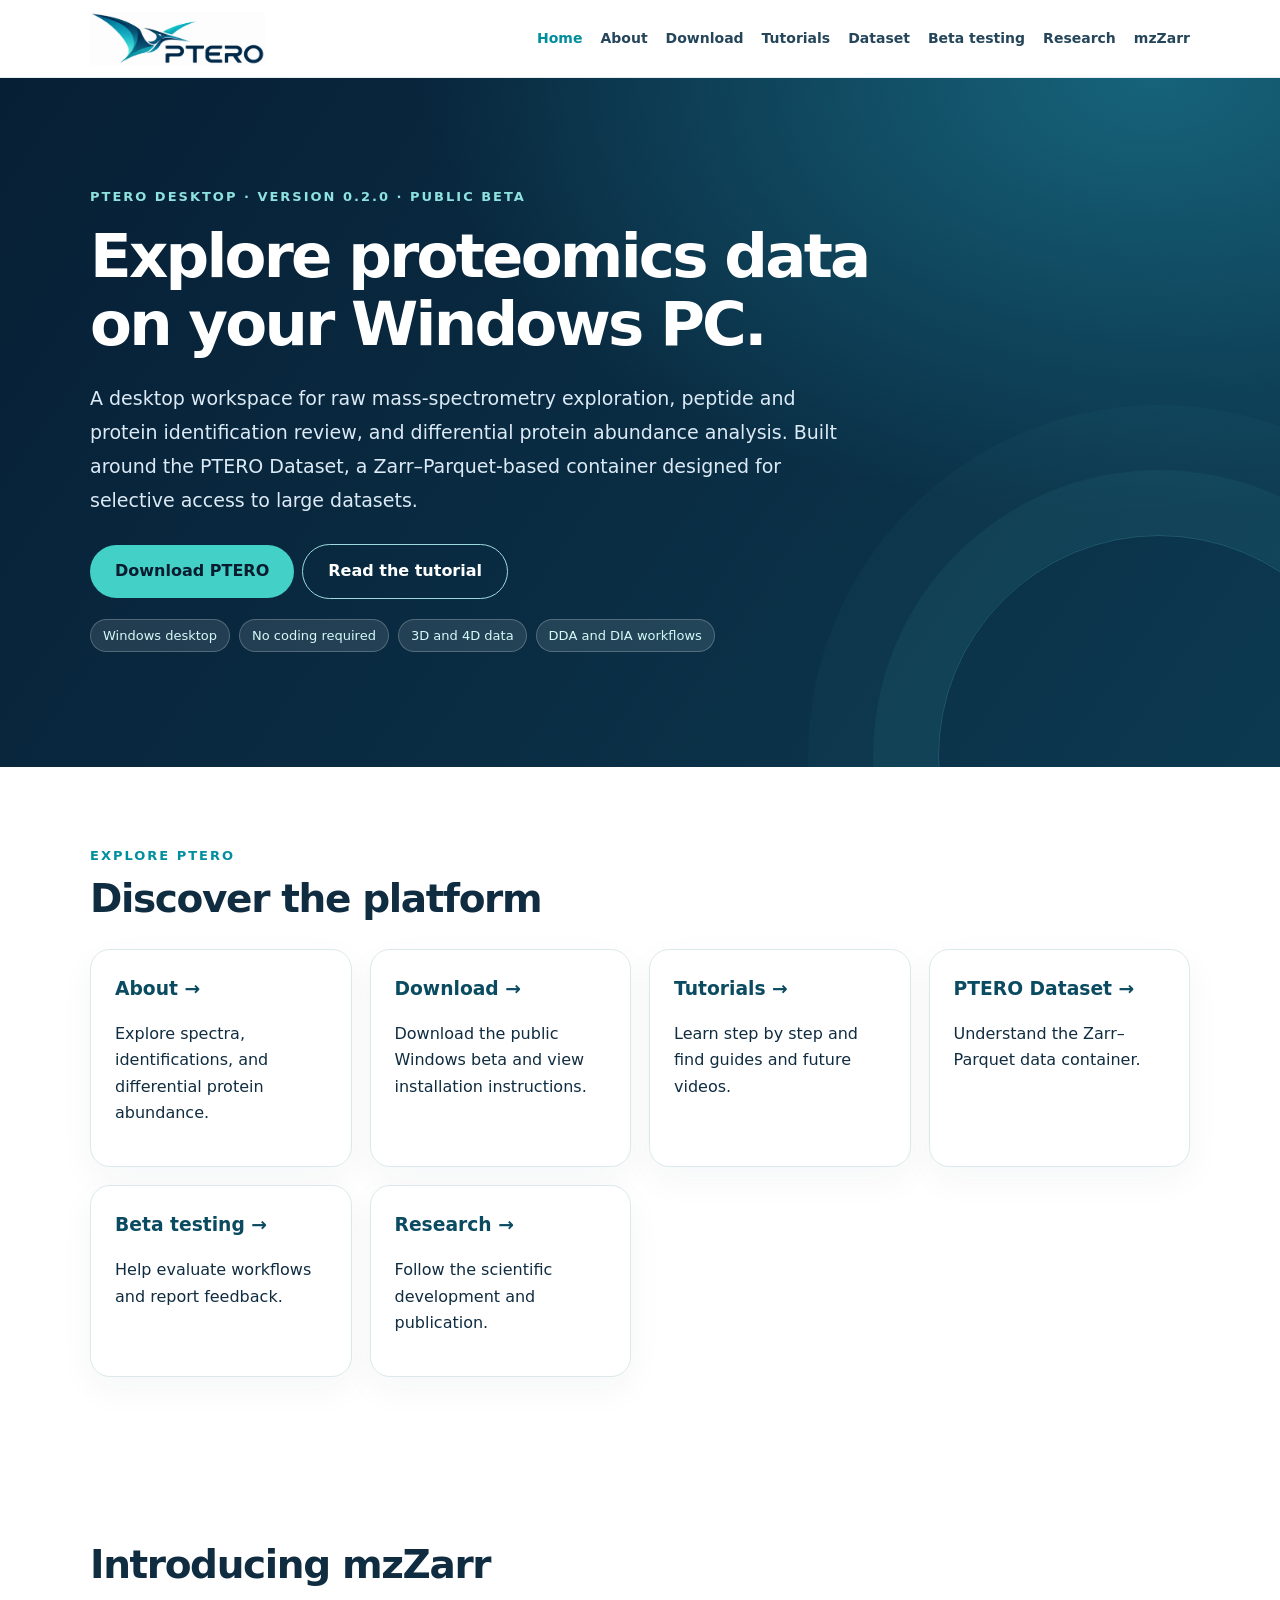
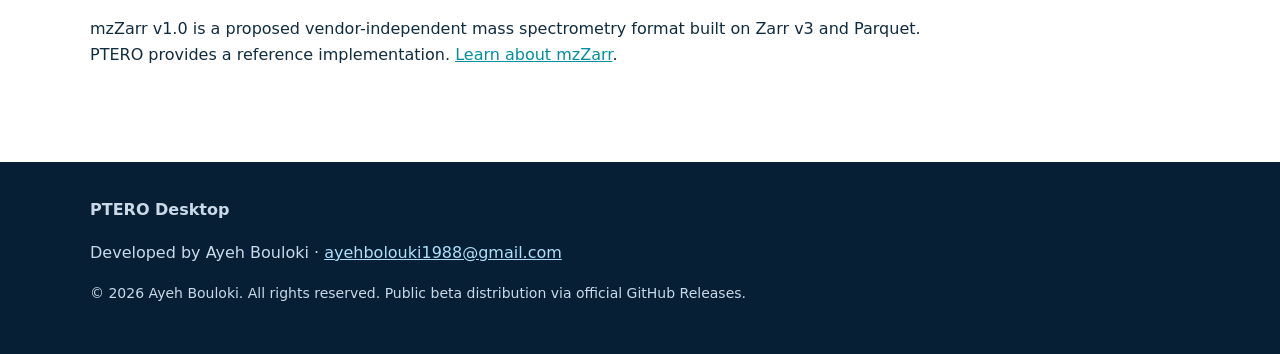
<file: index.html>
<!DOCTYPE html><html lang="en"><head>
<!-- Google Analytics - PTERO Website -->
<script async src="https://www.googletagmanager.com/gtag/js?id=G-RLBQ05S6YR"></script>
<script>
  window.dataLayer = window.dataLayer || [];
  function gtag(){dataLayer.push(arguments);}
  gtag('js', new Date());
  gtag('config', 'G-RLBQ05S6YR');
</script>
<meta charset="utf-8"><meta name="viewport" content="width=device-width,initial-scale=1"><meta name="description" content="PTERO Desktop — proteomics data exploration, tutorials, research and beta access."><meta name="theme-color" content="#071f35"><title>Home | PTERO</title><link rel="stylesheet" href="styles.css"></head><body><header><a class="brand" href="index.html" aria-label="PTERO home"><img src="ptero-logo.png" alt="PTERO pterosaur logo"></a><nav aria-label="Main navigation"><a class="active" href="index.html">Home</a><a class="" href="about.html">About</a><a class="" href="download.html">Download</a><a class="" href="tutorials.html">Tutorials</a><a class="" href="dataset.html">Dataset</a><a class="" href="testing.html">Beta testing</a><a class="" href="research.html">Research</a><a class="" href="mzzarr.html">mzZarr</a></nav></header><main><div class="hero" id="top"><div class="wrap"><div class="eyebrow">PTERO Desktop · Version 0.2.0 · Public beta</div><h1>Explore proteomics data on your Windows PC.</h1><p class="lead">A desktop workspace for raw mass-spectrometry exploration, peptide and protein identification review, and differential protein abundance analysis. Built around the PTERO Dataset, a Zarr–Parquet-based container designed for selective access to large datasets.</p><a class="btn" href="download.html">Download PTERO</a><a class="btn secondary" href="#tutorial">Read the tutorial</a><div class="tags"><span class="tag">Windows desktop</span><span class="tag">No coding required</span><span class="tag">3D and 4D data</span><span class="tag">DDA and DIA workflows</span></div></div></div><section><div class="wrap"><div class="eyebrow">Explore PTERO</div><h2>Discover the platform</h2><div class="grid"><a class="card link-card" href="about.html"><h3>About →</h3><p>Explore spectra, identifications, and differential protein abundance.</p></a><a class="card link-card" href="download.html"><h3>Download →</h3><p>Download the public Windows beta and view installation instructions.</p></a><a class="card link-card" href="tutorials.html"><h3>Tutorials →</h3><p>Learn step by step and find guides and future videos.</p></a><a class="card link-card" href="dataset.html"><h3>PTERO Dataset →</h3><p>Understand the Zarr–Parquet data container.</p></a><a class="card link-card" href="testing.html"><h3>Beta testing →</h3><p>Help evaluate workflows and report feedback.</p></a><a class="card link-card" href="research.html"><h3>Research →</h3><p>Follow the scientific development and publication.</p></a></div></div></section><section><div class="wrap"><h2>Introducing mzZarr</h2><p>mzZarr v1.0 is a proposed vendor-independent mass spectrometry format built on Zarr v3 and Parquet. PTERO provides a reference implementation. <a href="mzzarr.html">Learn about mzZarr</a>.</p></div></section></main><footer><div class="wrap"><strong>PTERO Desktop</strong><p>Developed by Ayeh Bouloki · <a href="mailto:ayehbolouki1988@gmail.com">ayehbolouki1988@gmail.com</a></p><p class="small" style="color:#c9d9e8">© 2026 Ayeh Bouloki. All rights reserved. Public beta distribution via official GitHub Releases.</p></div></footer></body></html>
</file>
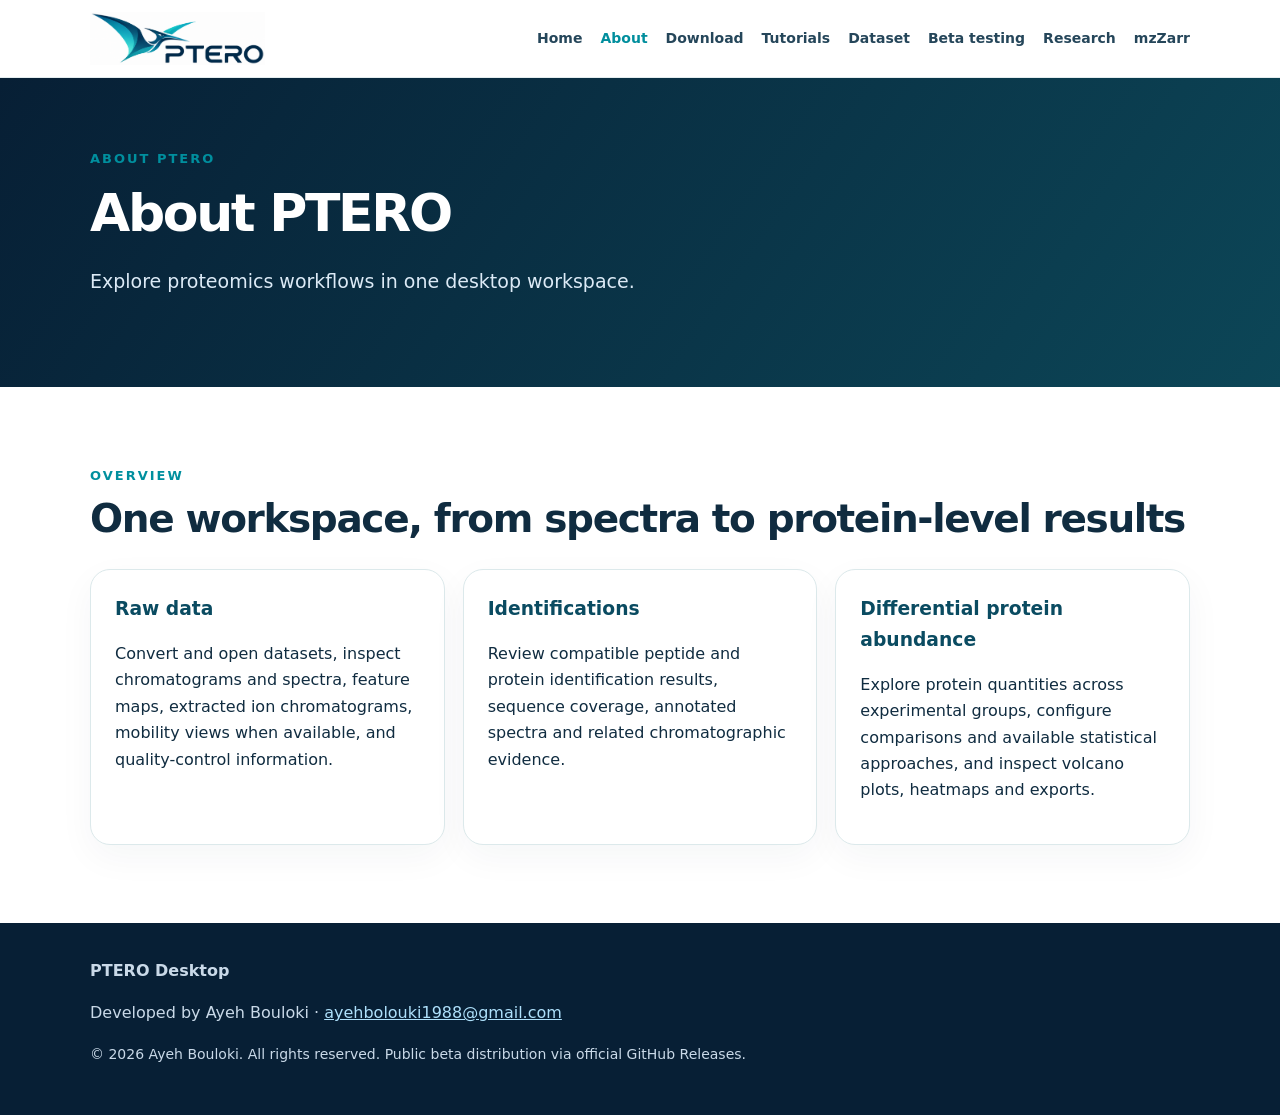
<file: about.html>
<!DOCTYPE html><html lang="en"><head>
<!-- Google Analytics - PTERO Website -->
<script async src="https://www.googletagmanager.com/gtag/js?id=G-RLBQ05S6YR"></script>
<script>
  window.dataLayer = window.dataLayer || [];
  function gtag(){dataLayer.push(arguments);}
  gtag('js', new Date());
  gtag('config', 'G-RLBQ05S6YR');
</script>
<meta charset="utf-8"><meta name="viewport" content="width=device-width,initial-scale=1"><meta name="description" content="PTERO Desktop — proteomics data exploration, tutorials, research and beta access."><meta name="theme-color" content="#071f35"><title>About PTERO | PTERO</title><link rel="stylesheet" href="styles.css"></head><body><header><a class="brand" href="index.html" aria-label="PTERO home"><img src="ptero-logo.png" alt="PTERO pterosaur logo"></a><nav aria-label="Main navigation"><a class="" href="index.html">Home</a><a class="active" href="about.html">About</a><a class="" href="download.html">Download</a><a class="" href="tutorials.html">Tutorials</a><a class="" href="dataset.html">Dataset</a><a class="" href="testing.html">Beta testing</a><a class="" href="research.html">Research</a><a class="" href="mzzarr.html">mzZarr</a></nav></header><main><div class="page-hero"><div class="wrap"><div class="eyebrow">About PTERO</div><h1>About PTERO</h1><p class="lead">Explore proteomics workflows in one desktop workspace.</p></div></div><section id="about"><div class="wrap"><div class="eyebrow">Overview</div><h2>One workspace, from spectra to protein-level results</h2><div class="grid"><article class="card"><h3>Raw data</h3><p>Convert and open datasets, inspect chromatograms and spectra, feature maps, extracted ion chromatograms, mobility views when available, and quality-control information.</p></article><article class="card"><h3>Identifications</h3><p>Review compatible peptide and protein identification results, sequence coverage, annotated spectra and related chromatographic evidence.</p></article><article class="card"><h3>Differential protein abundance</h3><p>Explore protein quantities across experimental groups, configure comparisons and available statistical approaches, and inspect volcano plots, heatmaps and exports.</p></article></div></div></section></main><footer><div class="wrap"><strong>PTERO Desktop</strong><p>Developed by Ayeh Bouloki · <a href="mailto:ayehbolouki1988@gmail.com">ayehbolouki1988@gmail.com</a></p><p class="small" style="color:#c9d9e8">© 2026 Ayeh Bouloki. All rights reserved. Public beta distribution via official GitHub Releases.</p></div></footer></body></html>
</file>
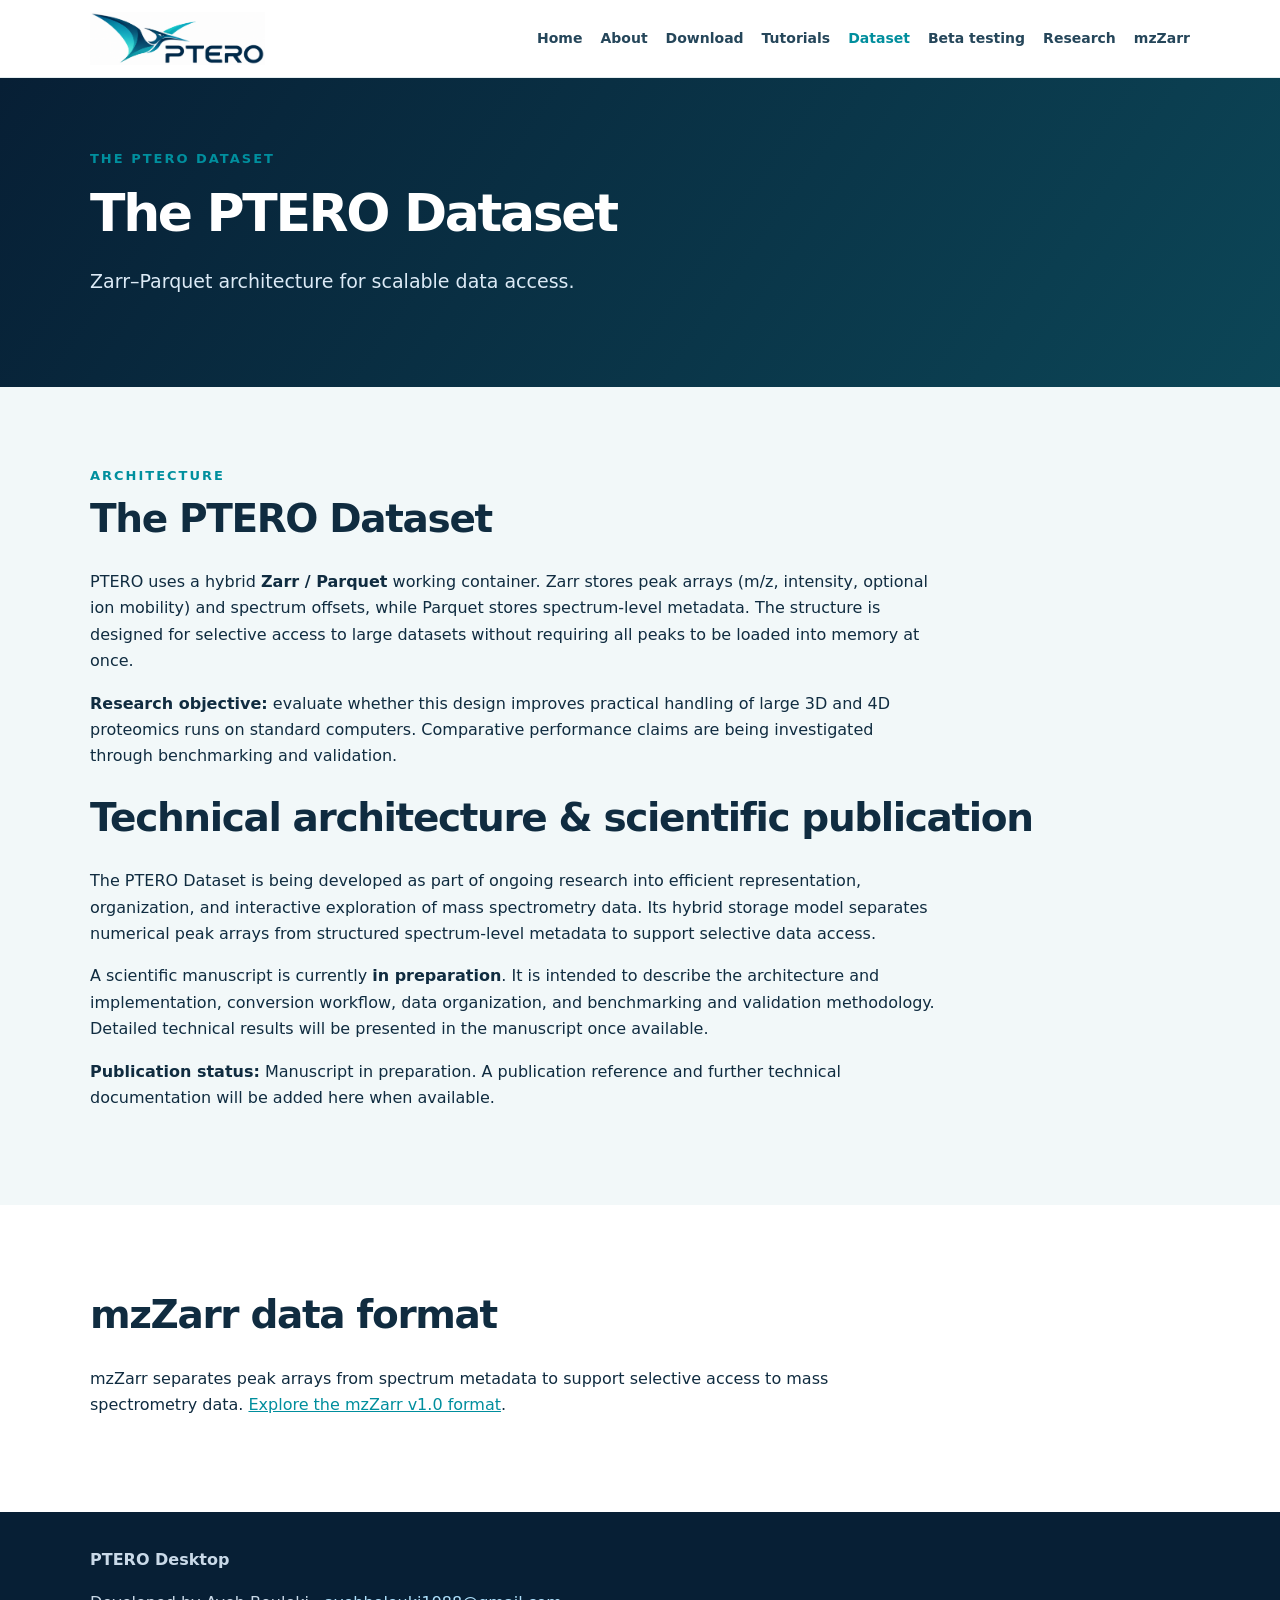
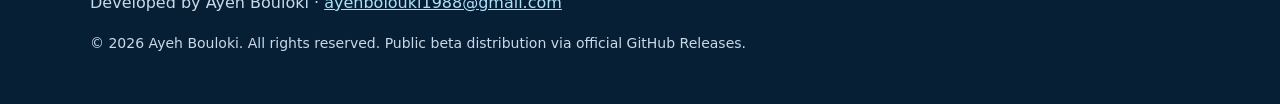
<file: dataset.html>
<!DOCTYPE html><html lang="en"><head>
<!-- Google Analytics - PTERO Website -->
<script async src="https://www.googletagmanager.com/gtag/js?id=G-RLBQ05S6YR"></script>
<script>
  window.dataLayer = window.dataLayer || [];
  function gtag(){dataLayer.push(arguments);}
  gtag('js', new Date());
  gtag('config', 'G-RLBQ05S6YR');
</script>
<meta charset="utf-8"><meta name="viewport" content="width=device-width,initial-scale=1"><meta name="description" content="PTERO Desktop — proteomics data exploration, tutorials, research and beta access."><meta name="theme-color" content="#071f35"><title>The PTERO Dataset | PTERO</title><link rel="stylesheet" href="styles.css"></head><body><header><a class="brand" href="index.html" aria-label="PTERO home"><img src="ptero-logo.png" alt="PTERO pterosaur logo"></a><nav aria-label="Main navigation"><a class="" href="index.html">Home</a><a class="" href="about.html">About</a><a class="" href="download.html">Download</a><a class="" href="tutorials.html">Tutorials</a><a class="active" href="dataset.html">Dataset</a><a class="" href="testing.html">Beta testing</a><a class="" href="research.html">Research</a><a class="" href="mzzarr.html">mzZarr</a></nav></header><main><div class="page-hero"><div class="wrap"><div class="eyebrow">The PTERO Dataset</div><h1>The PTERO Dataset</h1><p class="lead">Zarr–Parquet architecture for scalable data access.</p></div></div><section class="alt" id="dataset"><div class="wrap"><div class="eyebrow">Architecture</div><h2>The PTERO Dataset</h2><p>PTERO uses a hybrid <strong>Zarr / Parquet</strong> working container. Zarr stores peak arrays (m/z, intensity, optional ion mobility) and spectrum offsets, while Parquet stores spectrum-level metadata. The structure is designed for selective access to large datasets without requiring all peaks to be loaded into memory at once.</p><p><strong>Research objective:</strong> evaluate whether this design improves practical handling of large 3D and 4D proteomics runs on standard computers. Comparative performance claims are being investigated through benchmarking and validation.</p><h2>Technical architecture &amp; scientific publication</h2><p>The PTERO Dataset is being developed as part of ongoing research into efficient representation, organization, and interactive exploration of mass spectrometry data. Its hybrid storage model separates numerical peak arrays from structured spectrum-level metadata to support selective data access.</p><p>A scientific manuscript is currently <strong>in preparation</strong>. It is intended to describe the architecture and implementation, conversion workflow, data organization, and benchmarking and validation methodology. Detailed technical results will be presented in the manuscript once available.</p><p><strong>Publication status:</strong> Manuscript in preparation. A publication reference and further technical documentation will be added here when available.</p></div></section><section><div class="wrap"><h2>mzZarr data format</h2><p>mzZarr separates peak arrays from spectrum metadata to support selective access to mass spectrometry data. <a href="mzzarr.html">Explore the mzZarr v1.0 format</a>.</p></div></section></main><footer><div class="wrap"><strong>PTERO Desktop</strong><p>Developed by Ayeh Bouloki · <a href="mailto:ayehbolouki1988@gmail.com">ayehbolouki1988@gmail.com</a></p><p class="small" style="color:#c9d9e8">© 2026 Ayeh Bouloki. All rights reserved. Public beta distribution via official GitHub Releases.</p></div></footer></body></html>
</file>
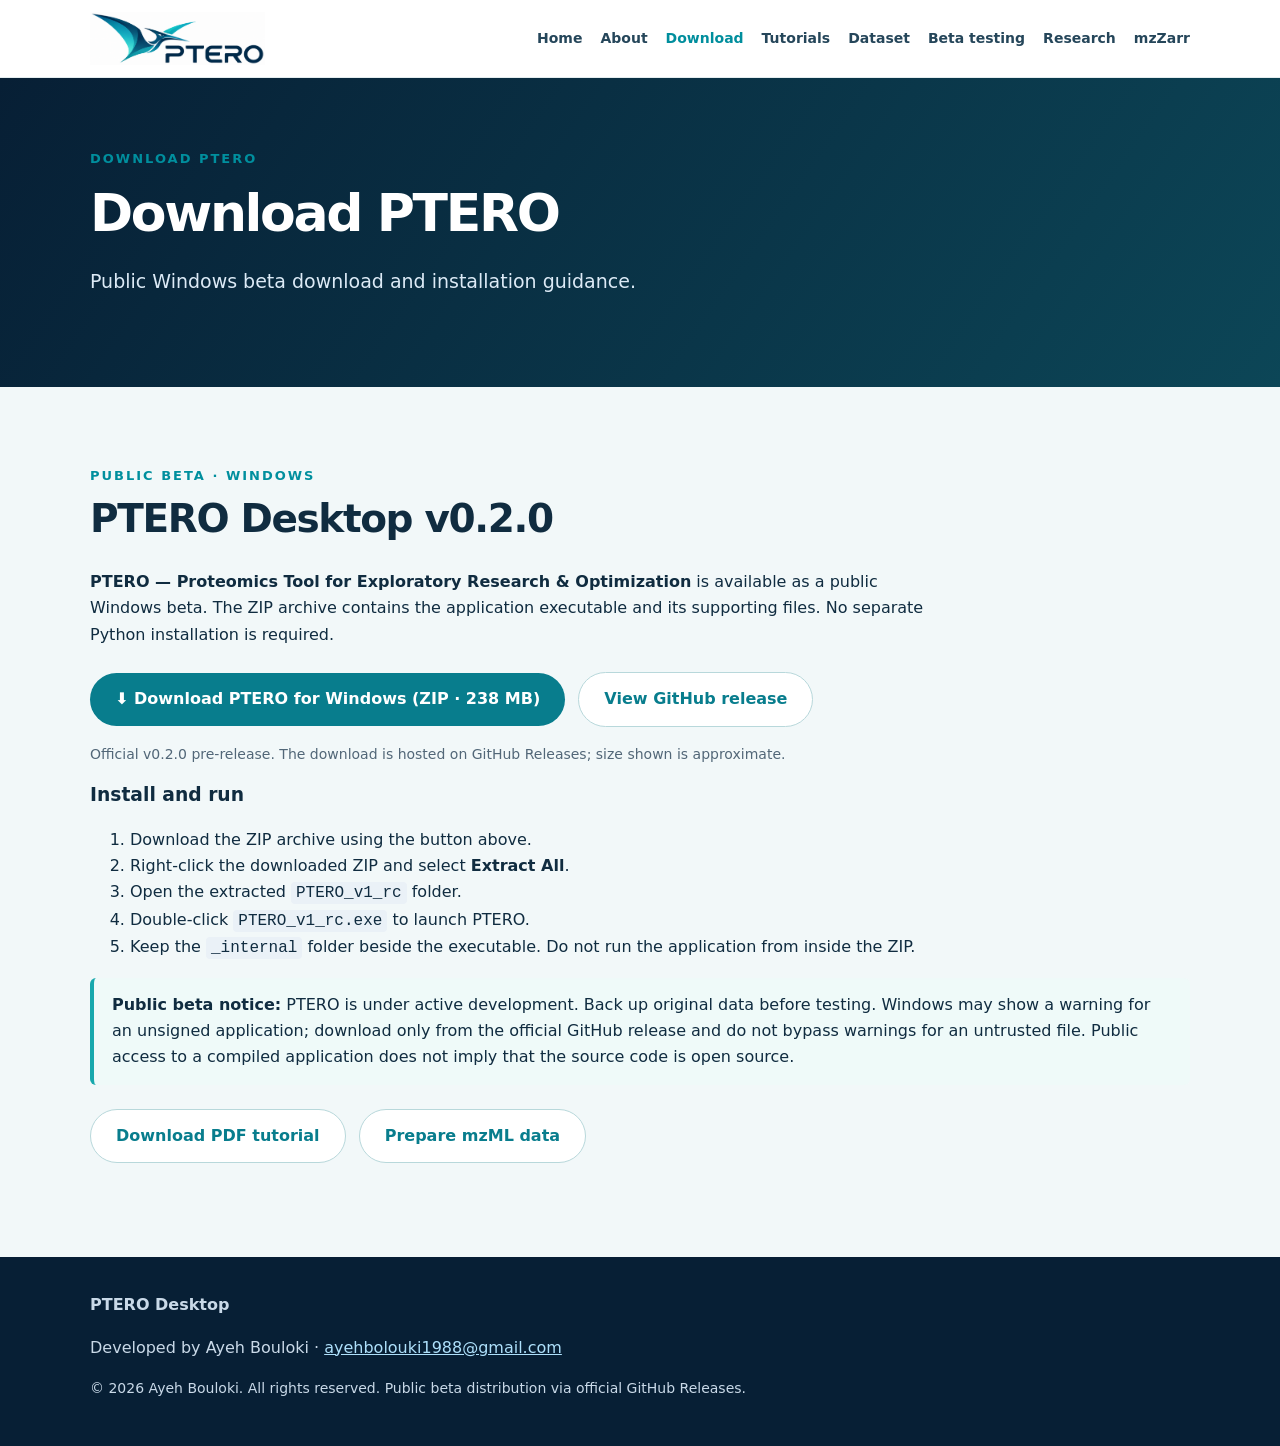
<file: download.html>
<!DOCTYPE html>
<html lang="en"><head>
<!-- Google Analytics - PTERO Website -->
<script async src="https://www.googletagmanager.com/gtag/js?id=G-RLBQ05S6YR"></script>
<script>
  window.dataLayer = window.dataLayer || [];
  function gtag(){dataLayer.push(arguments);}
  gtag('js', new Date());
  gtag('config', 'G-RLBQ05S6YR');
</script>
<meta charset="utf-8"/><meta content="width=device-width,initial-scale=1" name="viewport"/><meta content="PTERO Desktop — proteomics data exploration, tutorials, research and beta access." name="description"/><meta content="#071f35" name="theme-color"/><title>Download PTERO | PTERO</title><link href="styles.css" rel="stylesheet"/></head><body><header><a aria-label="PTERO home" class="brand" href="index.html"><img alt="PTERO pterosaur logo" src="ptero-logo.png"/></a><nav aria-label="Main navigation"><a class="" href="index.html">Home</a><a class="" href="about.html">About</a><a class="active" href="download.html">Download</a><a class="" href="tutorials.html">Tutorials</a><a class="" href="dataset.html">Dataset</a><a class="" href="testing.html">Beta testing</a><a class="" href="research.html">Research</a><a class="" href="mzzarr.html">mzZarr</a></nav></header><main><div class="page-hero"><div class="wrap"><div class="eyebrow">Download PTERO</div><h1>Download PTERO</h1><p class="lead">Public Windows beta download and installation guidance.</p></div></div><section class="alt" id="download"><div class="wrap"><div class="eyebrow">Public beta · Windows</div><h2>PTERO Desktop v0.2.0</h2><p><strong>PTERO — Proteomics Tool for Exploratory Research &amp; Optimization</strong> is available as a public Windows beta. The ZIP archive contains the application executable and its supporting files. No separate Python installation is required.</p><p><a class="btn light" href="https://github.com/AyehBlk/ptero-releases/releases/download/v0.2.0/PTERO_Desktop_v0.2.0_Windows.zip" onclick="gtag('event', 'ptero_download_click', {file_name: 'PTERO_Desktop_v0.2.0_Windows.zip', file_version: '0.2.0'});">⬇ Download PTERO for Windows (ZIP · 238 MB)</a> <a class="btn outline" href="https://github.com/AyehBlk/ptero-releases/releases/tag/v0.2.0" target="_blank" rel="noopener">View GitHub release</a></p><p class="small">Official v0.2.0 pre-release. The download is hosted on GitHub Releases; size shown is approximate.</p><h3>Install and run</h3><ol><li>Download the ZIP archive using the button above.</li><li>Right-click the downloaded ZIP and select <strong>Extract All</strong>.</li><li>Open the extracted <code>PTERO_v1_rc</code> folder.</li><li>Double-click <code>PTERO_v1_rc.exe</code> to launch PTERO.</li><li>Keep the <code>_internal</code> folder beside the executable. Do not run the application from inside the ZIP.</li></ol><div class="note"><strong>Public beta notice:</strong> PTERO is under active development. Back up original data before testing. Windows may show a warning for an unsigned application; download only from the official GitHub release and do not bypass warnings for an untrusted file. Public access to a compiled application does not imply that the source code is open source.</div><p><a class="btn outline" href="docs/PTERO_Colleague_Tutorial.pdf">Download PDF tutorial</a> <a class="btn outline" href="mzml-conversion.html">Prepare mzML data</a></p></div></section></main><footer><div class="wrap"><strong>PTERO Desktop</strong><p>Developed by Ayeh Bouloki · <a href="mailto:ayehbolouki1988@gmail.com">ayehbolouki1988@gmail.com</a></p><p class="small" style="color:#c9d9e8">© 2026 Ayeh Bouloki. All rights reserved. Public beta distribution via official GitHub Releases.</p></div></footer></body></html>
</file>
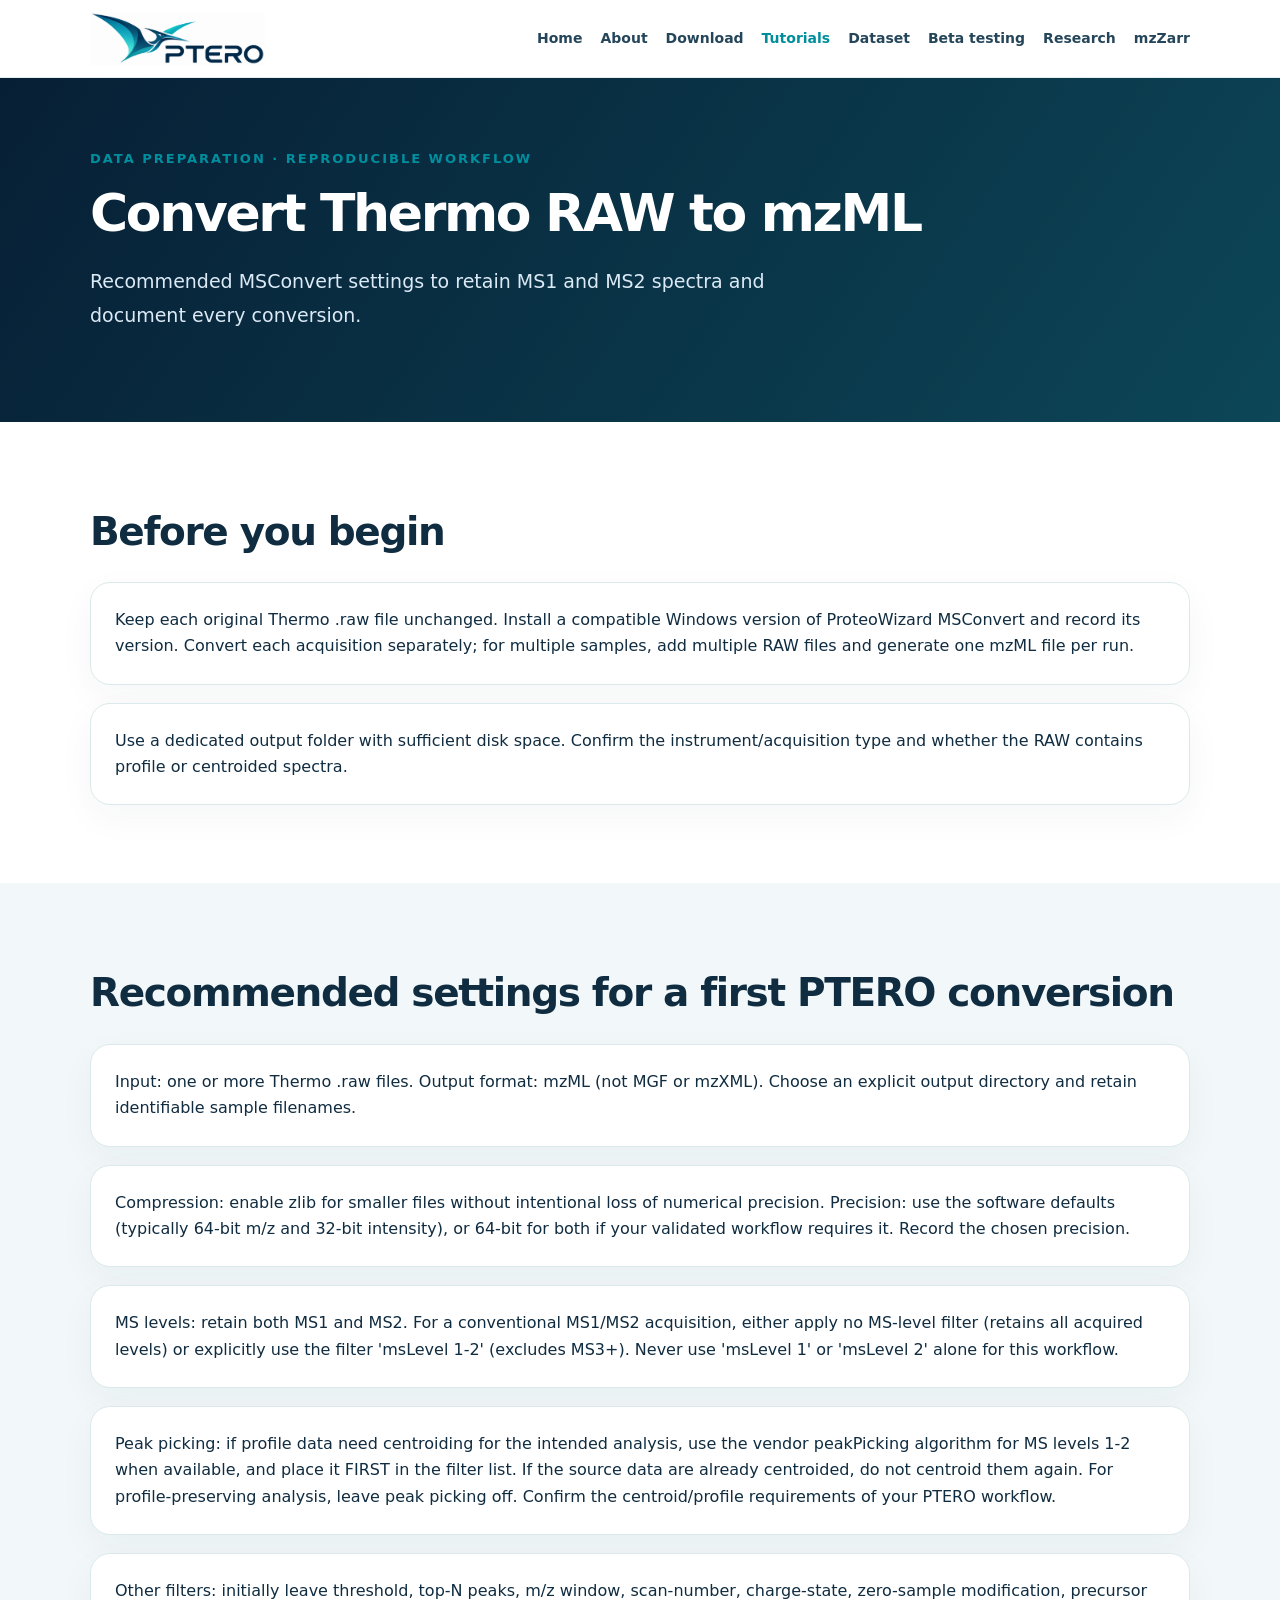
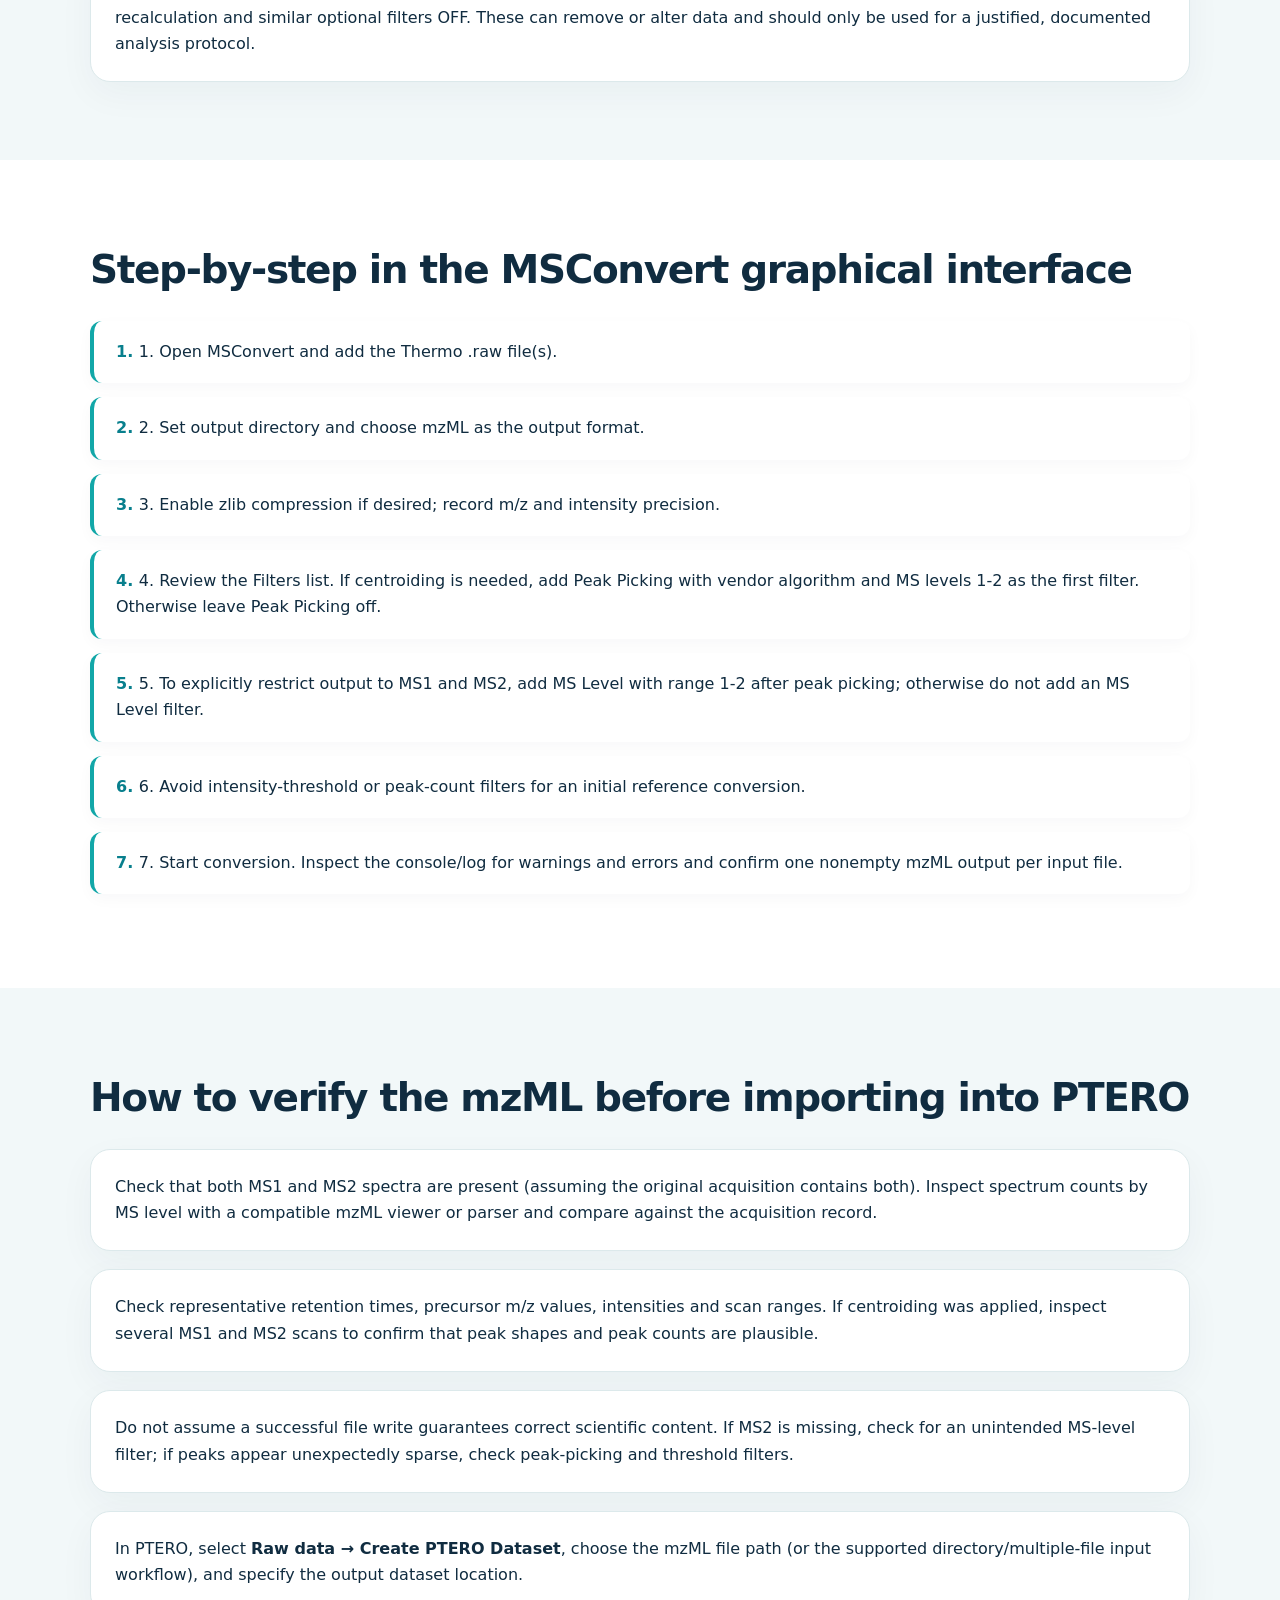
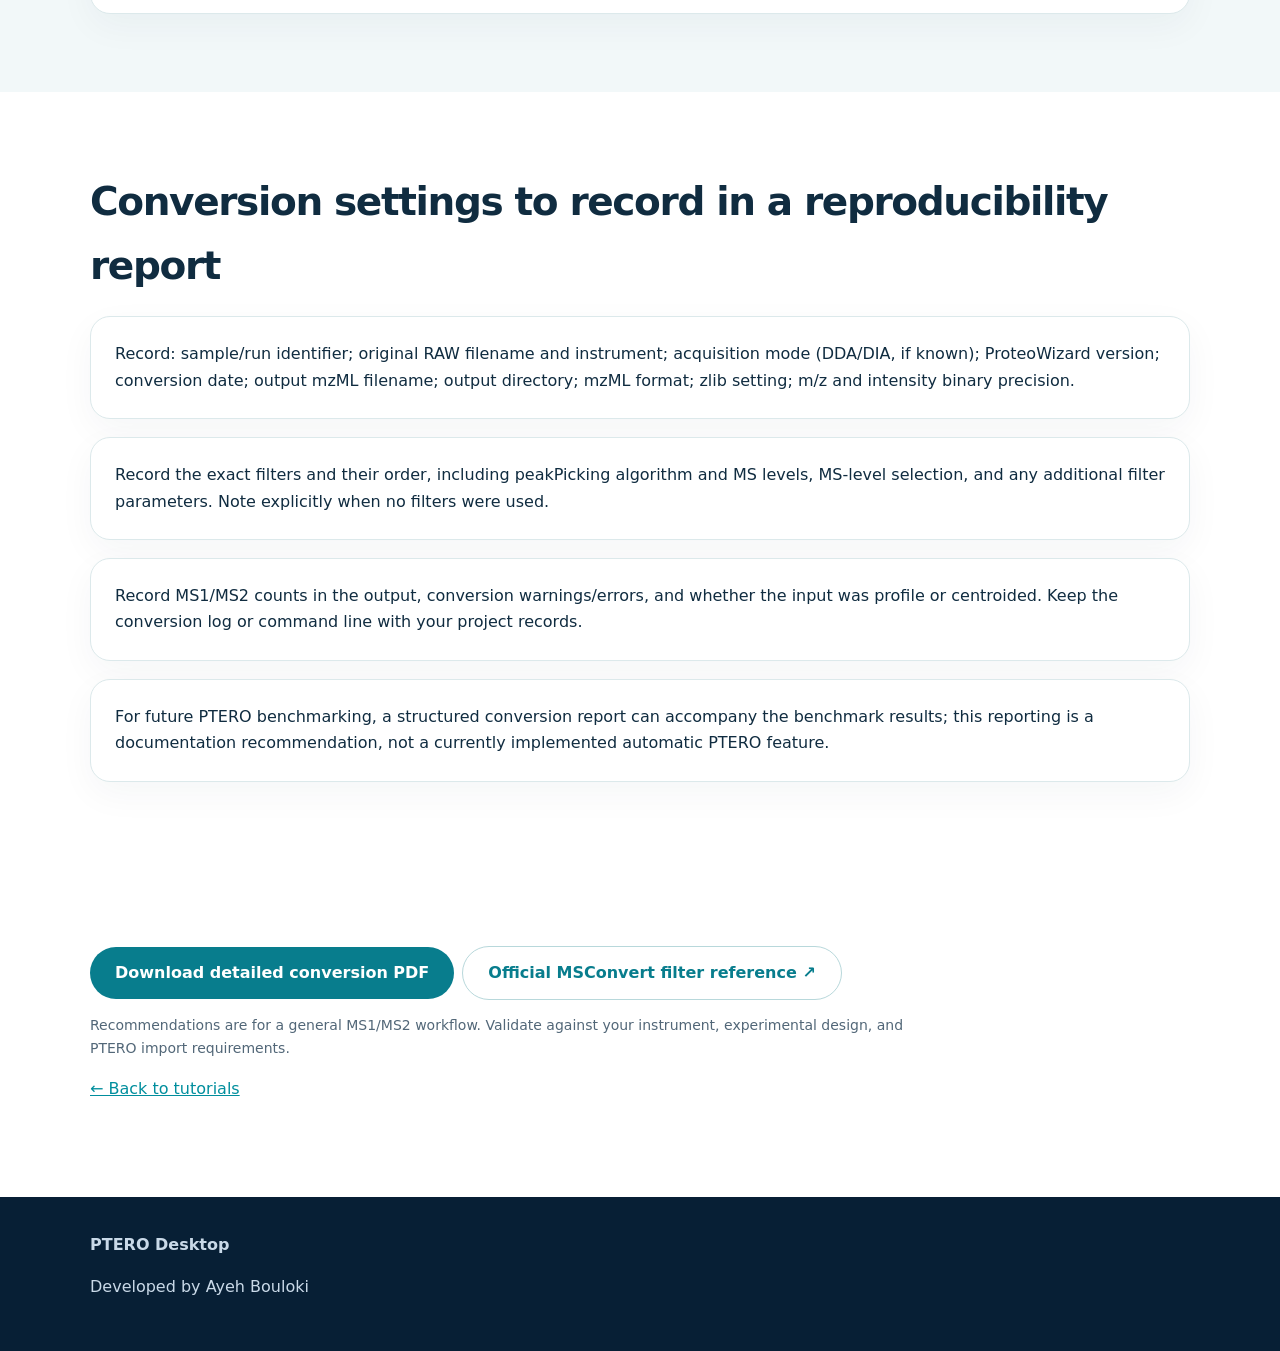
<file: mzml-conversion.html>
<!DOCTYPE html>

<html lang="en"><head>
<!-- Google Analytics - PTERO Website -->
<script async src="https://www.googletagmanager.com/gtag/js?id=G-RLBQ05S6YR"></script>
<script>
  window.dataLayer = window.dataLayer || [];
  function gtag(){dataLayer.push(arguments);}
  gtag('js', new Date());
  gtag('config', 'G-RLBQ05S6YR');
</script>
<meta charset="utf-8"/><meta content="width=device-width,initial-scale=1" name="viewport"/><meta content="PTERO Desktop — proteomics data exploration, tutorials, research and beta access." name="description"/><meta content="#071f35" name="theme-color"/><title>mzML conversion tutorial | PTERO</title><link href="styles.css" rel="stylesheet"/></head><body><header><a aria-label="PTERO home" class="brand" href="index.html"><img alt="PTERO pterosaur logo" src="ptero-logo.png"/></a><nav aria-label="Main navigation"><a class="" href="index.html">Home</a><a class="" href="about.html">About</a><a class="" href="download.html">Download</a><a class="active" href="tutorials.html">Tutorials</a><a class="" href="dataset.html">Dataset</a><a class="" href="testing.html">Beta testing</a><a class="" href="research.html">Research</a><a class="" href="mzzarr.html">mzZarr</a></nav></header><main><div class="page-hero"><div class="wrap"><div class="eyebrow">Data preparation · reproducible workflow</div><h1>Convert Thermo RAW to mzML</h1><p class="lead">Recommended MSConvert settings to retain MS1 and MS2 spectra and document every conversion.</p></div></div><section class=""><div class="wrap"><h2>Before you begin</h2><div class="grid" style="grid-template-columns:1fr"><div class="card">Keep each original Thermo .raw file unchanged. Install a compatible Windows version of ProteoWizard MSConvert and record its version. Convert each acquisition separately; for multiple samples, add multiple RAW files and generate one mzML file per run.</div><div class="card">Use a dedicated output folder with sufficient disk space. Confirm the instrument/acquisition type and whether the RAW contains profile or centroided spectra.</div></div></div></section><section class="alt"><div class="wrap"><h2>Recommended settings for a first PTERO conversion</h2><div class="grid" style="grid-template-columns:1fr"><div class="card">Input: one or more Thermo .raw files. Output format: mzML (not MGF or mzXML). Choose an explicit output directory and retain identifiable sample filenames.</div><div class="card">Compression: enable zlib for smaller files without intentional loss of numerical precision. Precision: use the software defaults (typically 64-bit m/z and 32-bit intensity), or 64-bit for both if your validated workflow requires it. Record the chosen precision.</div><div class="card">MS levels: retain both MS1 and MS2. For a conventional MS1/MS2 acquisition, either apply no MS-level filter (retains all acquired levels) or explicitly use the filter &#x27;msLevel 1-2&#x27; (excludes MS3+). Never use &#x27;msLevel 1&#x27; or &#x27;msLevel 2&#x27; alone for this workflow.</div><div class="card">Peak picking: if profile data need centroiding for the intended analysis, use the vendor peakPicking algorithm for MS levels 1-2 when available, and place it FIRST in the filter list. If the source data are already centroided, do not centroid them again. For profile-preserving analysis, leave peak picking off. Confirm the centroid/profile requirements of your PTERO workflow.</div><div class="card">Other filters: initially leave threshold, top-N peaks, m/z window, scan-number, charge-state, zero-sample modification, precursor recalculation and similar optional filters OFF. These can remove or alter data and should only be used for a justified, documented analysis protocol.</div></div></div></section><section class=""><div class="wrap"><h2>Step-by-step in the MSConvert graphical interface</h2><ol class="steps"><li>1. Open MSConvert and add the Thermo .raw file(s).</li><li>2. Set output directory and choose mzML as the output format.</li><li>3. Enable zlib compression if desired; record m/z and intensity precision.</li><li>4. Review the Filters list. If centroiding is needed, add Peak Picking with vendor algorithm and MS levels 1-2 as the first filter. Otherwise leave Peak Picking off.</li><li>5. To explicitly restrict output to MS1 and MS2, add MS Level with range 1-2 after peak picking; otherwise do not add an MS Level filter.</li><li>6. Avoid intensity-threshold or peak-count filters for an initial reference conversion.</li><li>7. Start conversion. Inspect the console/log for warnings and errors and confirm one nonempty mzML output per input file.</li></ol></div></section><section class="alt"><div class="wrap"><h2>How to verify the mzML before importing into PTERO</h2><div class="grid" style="grid-template-columns:1fr"><div class="card">Check that both MS1 and MS2 spectra are present (assuming the original acquisition contains both). Inspect spectrum counts by MS level with a compatible mzML viewer or parser and compare against the acquisition record.</div><div class="card">Check representative retention times, precursor m/z values, intensities and scan ranges. If centroiding was applied, inspect several MS1 and MS2 scans to confirm that peak shapes and peak counts are plausible.</div><div class="card">Do not assume a successful file write guarantees correct scientific content. If MS2 is missing, check for an unintended MS-level filter; if peaks appear unexpectedly sparse, check peak-picking and threshold filters.</div><div class="card">In PTERO, select <strong>Raw data → Create PTERO Dataset</strong>, choose the mzML file path (or the supported directory/multiple-file input workflow), and specify the output dataset location.</div></div></div></section><section class=""><div class="wrap"><h2>Conversion settings to record in a reproducibility report</h2><div class="grid" style="grid-template-columns:1fr"><div class="card">Record: sample/run identifier; original RAW filename and instrument; acquisition mode (DDA/DIA, if known); ProteoWizard version; conversion date; output mzML filename; output directory; mzML format; zlib setting; m/z and intensity binary precision.</div><div class="card">Record the exact filters and their order, including peakPicking algorithm and MS levels, MS-level selection, and any additional filter parameters. Note explicitly when no filters were used.</div><div class="card">Record MS1/MS2 counts in the output, conversion warnings/errors, and whether the input was profile or centroided. Keep the conversion log or command line with your project records.</div><div class="card">For future PTERO benchmarking, a structured conversion report can accompany the benchmark results; this reporting is a documentation recommendation, not a currently implemented automatic PTERO feature.</div></div></div></section><section><div class="wrap"><a class="btn light" href="docs/PTERO_mzML_Conversion_Guide.pdf">Download detailed conversion PDF</a><a class="btn outline" href="https://proteowizard.sourceforge.io/tools/filters.html" target="_blank" rel="noopener">Official MSConvert filter reference ↗</a><p class="small">Recommendations are for a general MS1/MS2 workflow. Validate against your instrument, experimental design, and PTERO import requirements.</p><p><a href="tutorials.html#prepare">← Back to tutorials</a></p></div></section></main><footer><div class="wrap"><strong>PTERO Desktop</strong><p>Developed by Ayeh Bouloki</p></div></footer></body></html>
</file>
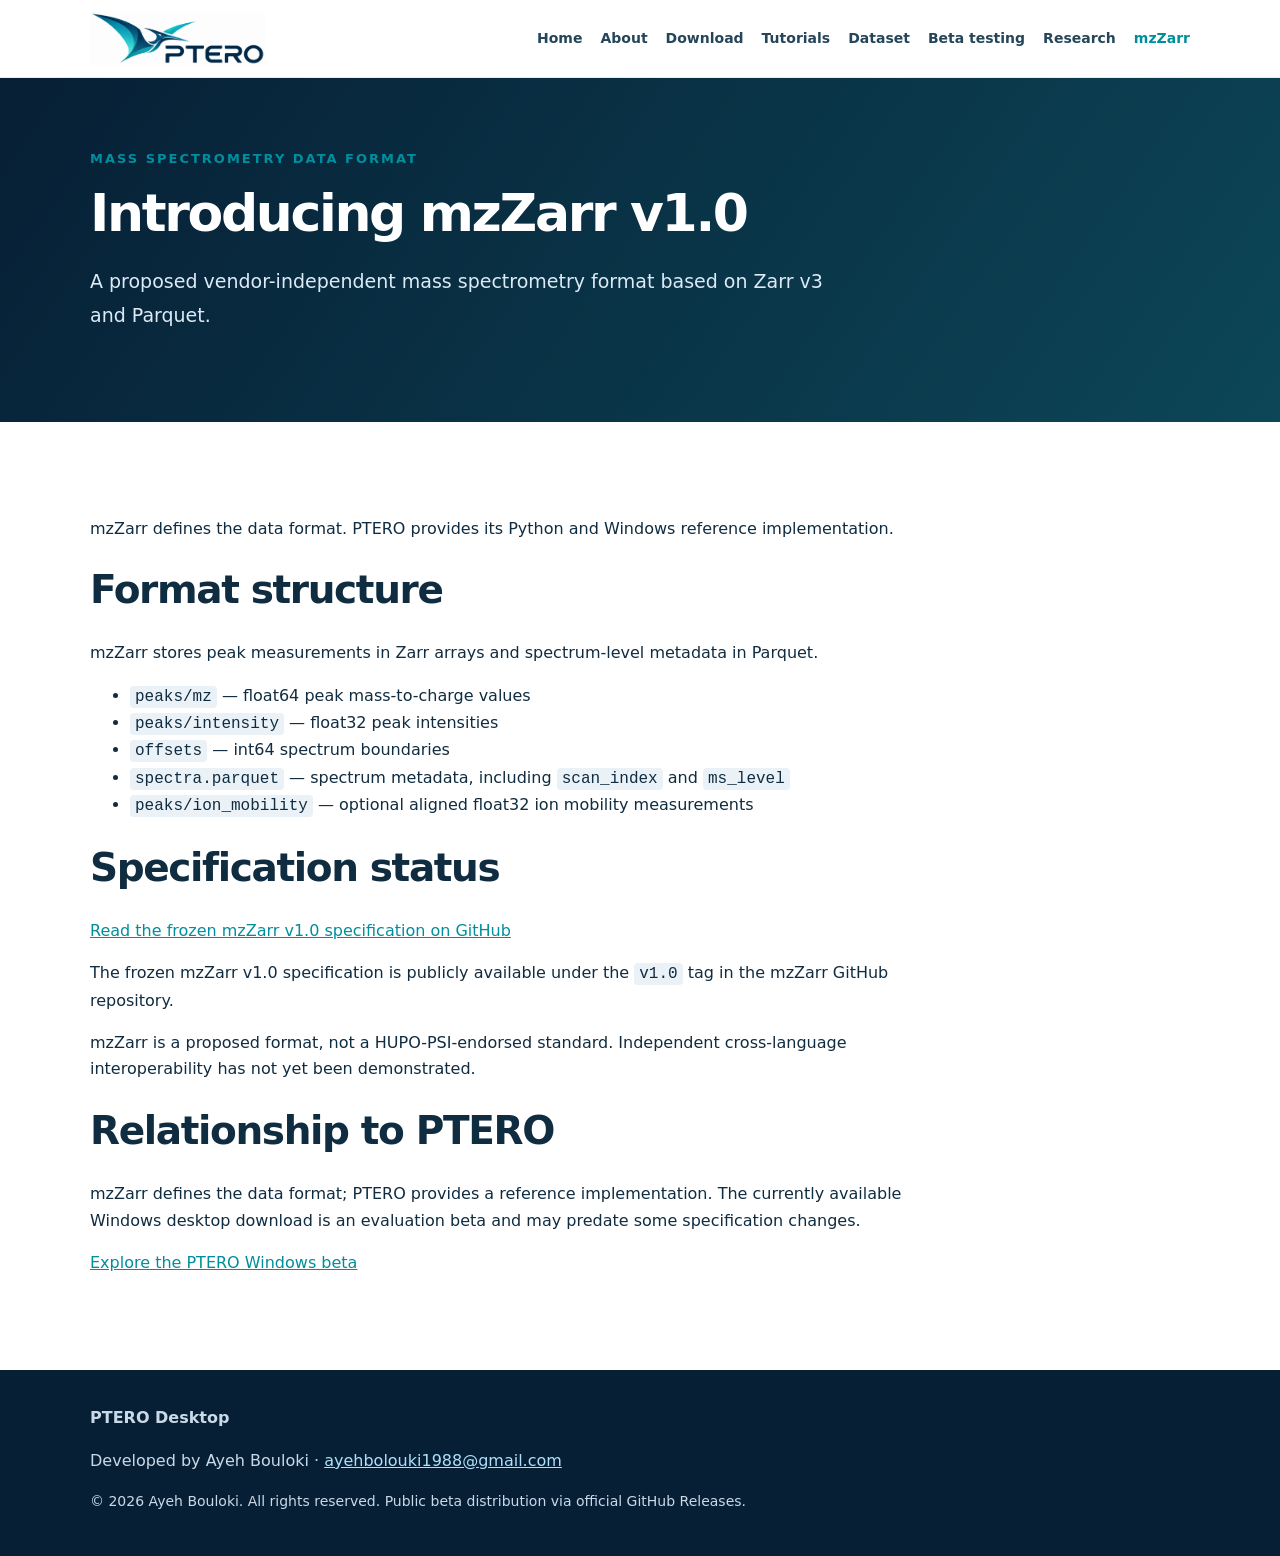
<file: mzzarr.html>
<!DOCTYPE html><html lang="en"><head>
<!-- Google Analytics - PTERO Website -->
<script async src="https://www.googletagmanager.com/gtag/js?id=G-RLBQ05S6YR"></script>
<script>
  window.dataLayer = window.dataLayer || [];
  function gtag(){dataLayer.push(arguments);}
  gtag('js', new Date());
  gtag('config', 'G-RLBQ05S6YR');
</script>
<meta charset="utf-8"><meta name="viewport" content="width=device-width,initial-scale=1"><meta name="description" content="PTERO Desktop — proteomics data exploration, tutorials, research and beta access."><meta name="theme-color" content="#071f35"><title>mzZarr v1.0 | PTERO</title><link rel="stylesheet" href="styles.css"></head><body><header><a class="brand" href="index.html" aria-label="PTERO home"><img src="ptero-logo.png" alt="PTERO pterosaur logo"></a><nav aria-label="Main navigation"><a class="" href="index.html">Home</a><a class="" href="about.html">About</a><a class="" href="download.html">Download</a><a class="" href="tutorials.html">Tutorials</a><a class="" href="dataset.html">Dataset</a><a class="" href="testing.html">Beta testing</a><a class="" href="research.html">Research</a><a class="active" href="mzzarr.html">mzZarr</a></nav></header><main>
  <div class="page-hero">
    <div class="wrap">
      <div class="eyebrow">Mass spectrometry data format</div>
      <h1>Introducing mzZarr v1.0</h1>
      <p class="lead">A proposed vendor-independent mass spectrometry format based on Zarr v3 and Parquet.</p>
    </div>
  </div>
  <section>
    <div class="wrap">
      <p>mzZarr defines the data format. PTERO provides its Python and Windows reference implementation.</p>

      <h2>Format structure</h2>
      <p>mzZarr stores peak measurements in Zarr arrays and spectrum-level metadata in Parquet.</p>
      <ul>
        <li><code>peaks/mz</code> — float64 peak mass-to-charge values</li>
        <li><code>peaks/intensity</code> — float32 peak intensities</li>
        <li><code>offsets</code> — int64 spectrum boundaries</li>
        <li><code>spectra.parquet</code> — spectrum metadata, including <code>scan_index</code> and <code>ms_level</code></li>
        <li><code>peaks/ion_mobility</code> — optional aligned float32 ion mobility measurements</li>
      </ul>

      <h2>Specification status</h2>
      <p><a href="https://github.com/AyehBlk/mzZarr/blob/v1.0/SPECIFICATION.md" target="_blank" rel="noopener noreferrer">Read the frozen mzZarr v1.0 specification on GitHub</a></p>
      <p>The frozen mzZarr v1.0 specification is publicly available under the <code>v1.0</code> tag in the mzZarr GitHub repository.</p>
      <p>mzZarr is a proposed format, not a HUPO-PSI-endorsed standard. Independent cross-language interoperability has not yet been demonstrated.</p>

      <h2>Relationship to PTERO</h2>
      <p>mzZarr defines the data format; PTERO provides a reference implementation. The currently available Windows desktop download is an evaluation beta and may predate some specification changes.</p>
      <p><a href="download.html">Explore the PTERO Windows beta</a></p>
    </div>
  </section>
</main><footer><div class="wrap"><strong>PTERO Desktop</strong><p>Developed by Ayeh Bouloki · <a href="mailto:ayehbolouki1988@gmail.com">ayehbolouki1988@gmail.com</a></p><p class="small" style="color:#c9d9e8">© 2026 Ayeh Bouloki. All rights reserved. Public beta distribution via official GitHub Releases.</p></div></footer></body></html>
</file>
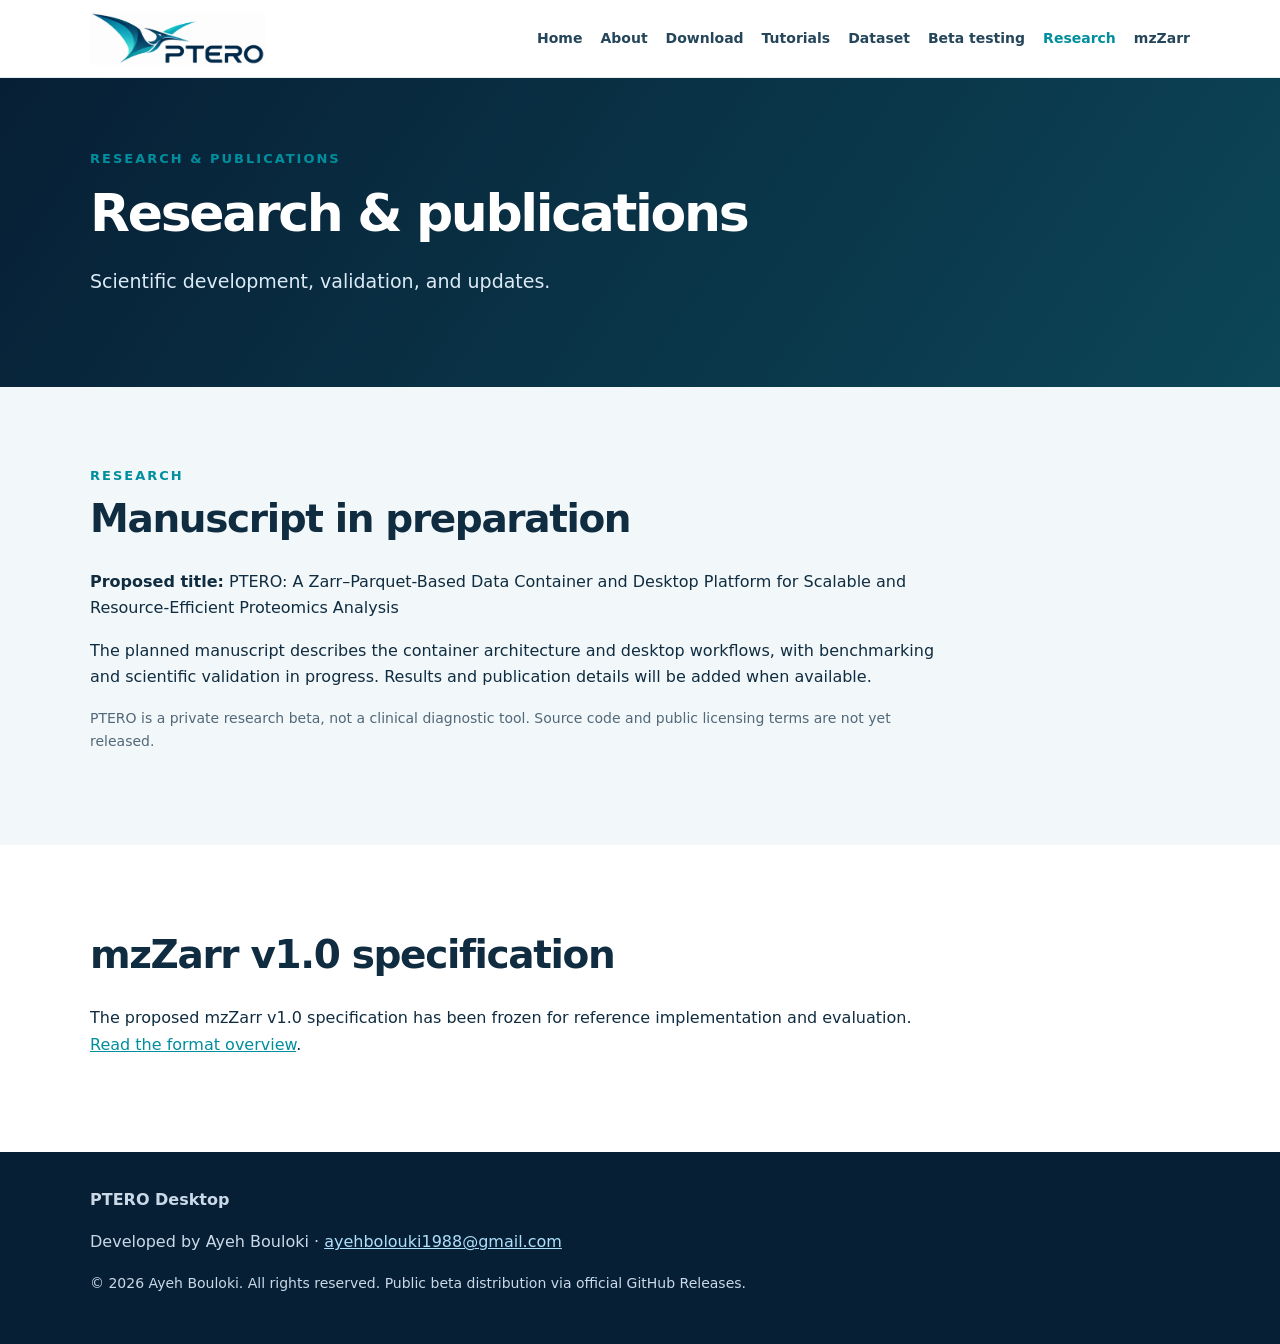
<file: research.html>
<!DOCTYPE html><html lang="en"><head>
<!-- Google Analytics - PTERO Website -->
<script async src="https://www.googletagmanager.com/gtag/js?id=G-RLBQ05S6YR"></script>
<script>
  window.dataLayer = window.dataLayer || [];
  function gtag(){dataLayer.push(arguments);}
  gtag('js', new Date());
  gtag('config', 'G-RLBQ05S6YR');
</script>
<meta charset="utf-8"><meta name="viewport" content="width=device-width,initial-scale=1"><meta name="description" content="PTERO Desktop — proteomics data exploration, tutorials, research and beta access."><meta name="theme-color" content="#071f35"><title>Research & publications | PTERO</title><link rel="stylesheet" href="styles.css"></head><body><header><a class="brand" href="index.html" aria-label="PTERO home"><img src="ptero-logo.png" alt="PTERO pterosaur logo"></a><nav aria-label="Main navigation"><a class="" href="index.html">Home</a><a class="" href="about.html">About</a><a class="" href="download.html">Download</a><a class="" href="tutorials.html">Tutorials</a><a class="" href="dataset.html">Dataset</a><a class="" href="testing.html">Beta testing</a><a class="active" href="research.html">Research</a><a class="" href="mzzarr.html">mzZarr</a></nav></header><main><div class="page-hero"><div class="wrap"><div class="eyebrow">Research & publications</div><h1>Research & publications</h1><p class="lead">Scientific development, validation, and updates.</p></div></div><section class="alt" id="publication"><div class="wrap"><div class="eyebrow">Research</div><h2>Manuscript in preparation</h2><p><strong>Proposed title:</strong> PTERO: A Zarr–Parquet-Based Data Container and Desktop Platform for Scalable and Resource-Efficient Proteomics Analysis</p><p>The planned manuscript describes the container architecture and desktop workflows, with benchmarking and scientific validation in progress. Results and publication details will be added when available.</p><p class="small">PTERO is a private research beta, not a clinical diagnostic tool. Source code and public licensing terms are not yet released.</p></div></section><section><div class="wrap"><h2>mzZarr v1.0 specification</h2><p>The proposed mzZarr v1.0 specification has been frozen for reference implementation and evaluation. <a href="mzzarr.html">Read the format overview</a>.</p></div></section></main><footer><div class="wrap"><strong>PTERO Desktop</strong><p>Developed by Ayeh Bouloki · <a href="mailto:ayehbolouki1988@gmail.com">ayehbolouki1988@gmail.com</a></p><p class="small" style="color:#c9d9e8">© 2026 Ayeh Bouloki. All rights reserved. Public beta distribution via official GitHub Releases.</p></div></footer></body></html>
</file>
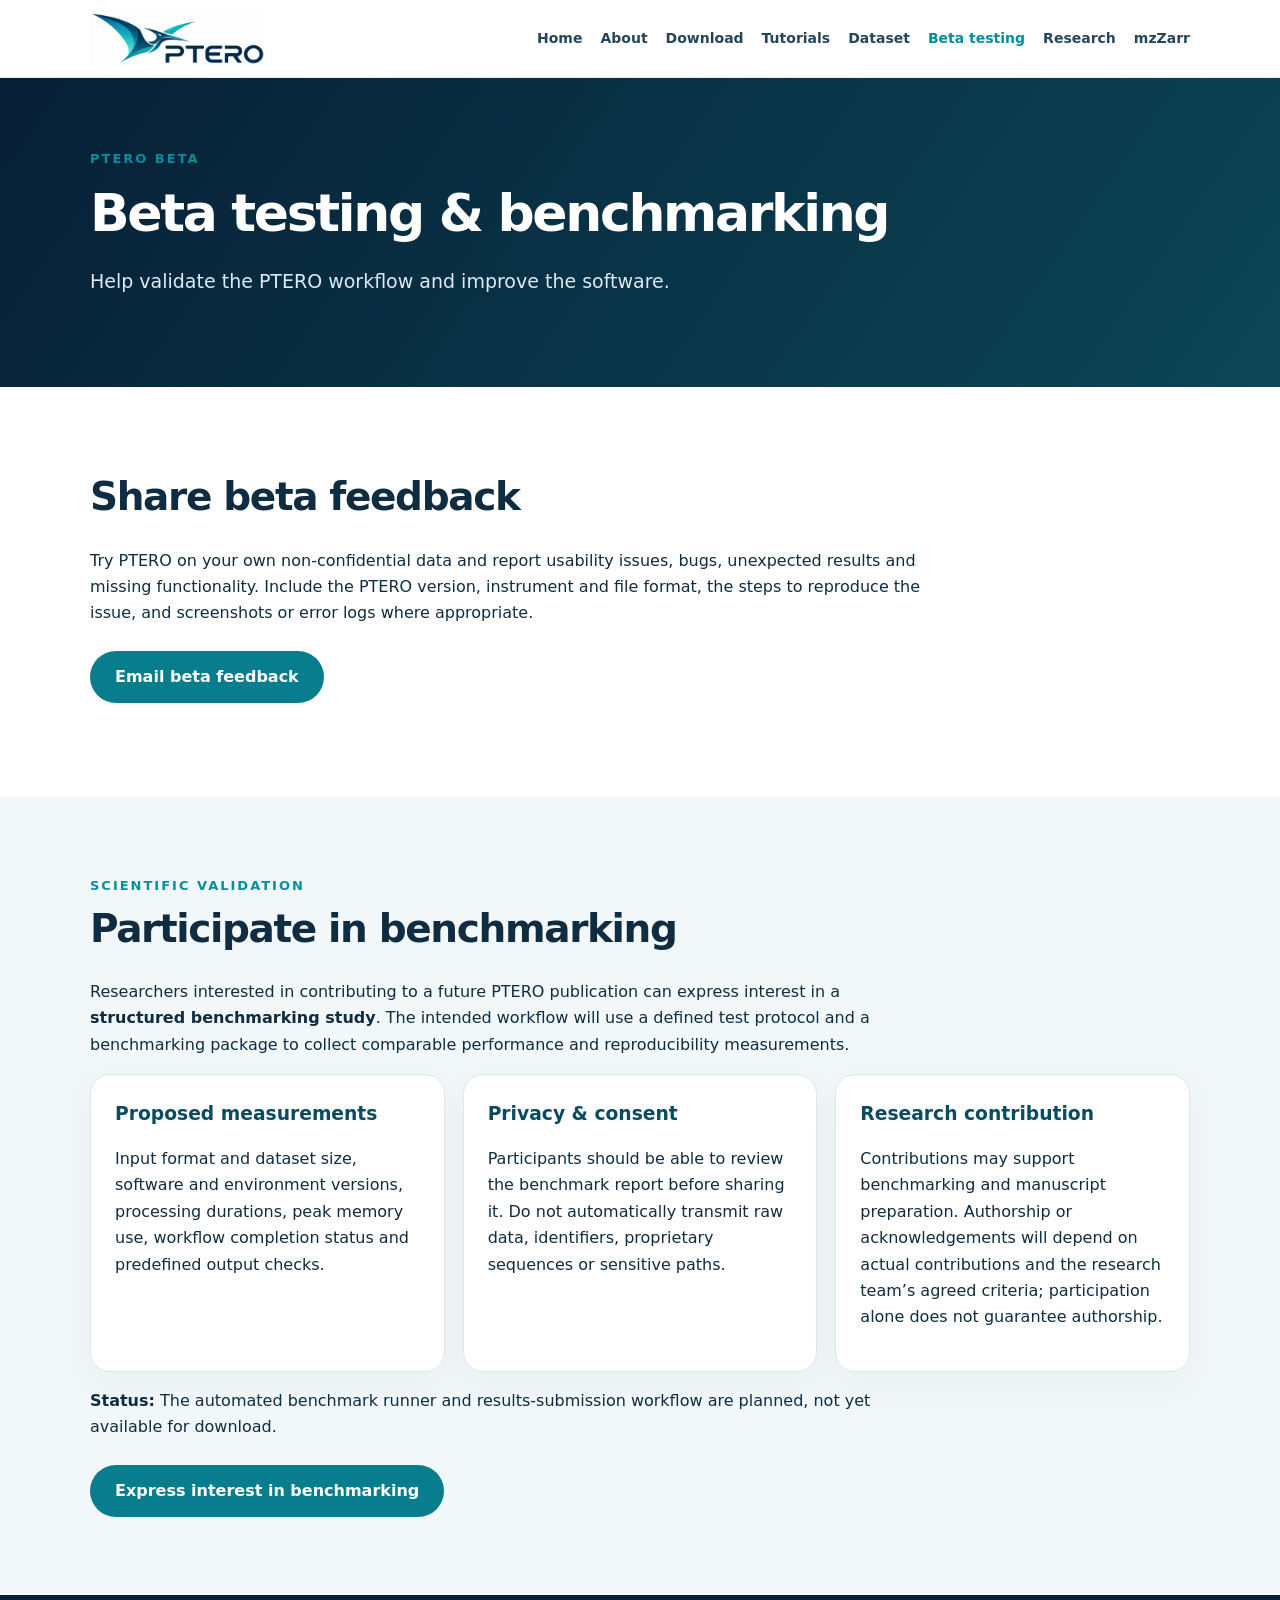
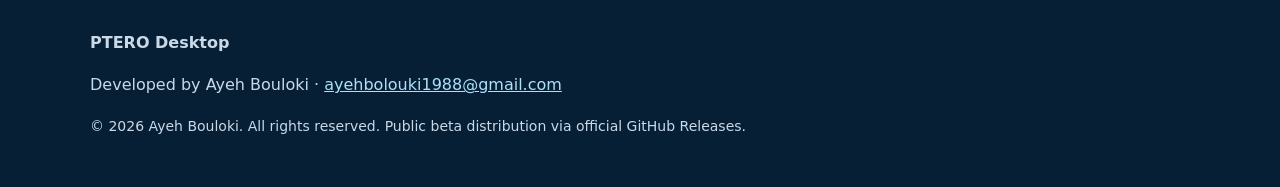
<file: testing.html>
<!DOCTYPE html>
<html lang="en"><head>
<!-- Google Analytics - PTERO Website -->
<script async src="https://www.googletagmanager.com/gtag/js?id=G-RLBQ05S6YR"></script>
<script>
  window.dataLayer = window.dataLayer || [];
  function gtag(){dataLayer.push(arguments);}
  gtag('js', new Date());
  gtag('config', 'G-RLBQ05S6YR');
</script>
<meta charset="utf-8"/><meta content="width=device-width,initial-scale=1" name="viewport"/><meta content="PTERO Desktop — proteomics data exploration, tutorials, research and beta access." name="description"/><meta content="#071f35" name="theme-color"/><title>Beta testing | PTERO</title><link href="styles.css" rel="stylesheet"/></head><body><header><a aria-label="PTERO home" class="brand" href="index.html"><img alt="PTERO pterosaur logo" src="ptero-logo.png"/></a><nav aria-label="Main navigation"><a class="" href="index.html">Home</a><a class="" href="about.html">About</a><a class="" href="download.html">Download</a><a class="" href="tutorials.html">Tutorials</a><a class="" href="dataset.html">Dataset</a><a class="active" href="testing.html">Beta testing</a><a class="" href="research.html">Research</a><a class="" href="mzzarr.html">mzZarr</a></nav></header><main><div class="page-hero"><div class="wrap"><div class="eyebrow">PTERO beta</div><h1>Beta testing &amp; benchmarking</h1><p class="lead">Help validate the PTERO workflow and improve the software.</p></div></div><section><div class="wrap"><h2>Share beta feedback</h2><p>Try PTERO on your own non-confidential data and report usability issues, bugs, unexpected results and missing functionality. Include the PTERO version, instrument and file format, the steps to reproduce the issue, and screenshots or error logs where appropriate.</p><p><a class="btn light" href="mailto:ayehbolouki1988@gmail.com?subject=PTERO%20beta%20feedback">Email beta feedback</a></p></div></section><section class="alt"><div class="wrap"><div class="eyebrow">Scientific validation</div><h2>Participate in benchmarking</h2><p>Researchers interested in contributing to a future PTERO publication can express interest in a <strong>structured benchmarking study</strong>. The intended workflow will use a defined test protocol and a benchmarking package to collect comparable performance and reproducibility measurements.</p><div class="grid"><article class="card"><h3>Proposed measurements</h3><p>Input format and dataset size, software and environment versions, processing durations, peak memory use, workflow completion status and predefined output checks.</p></article><article class="card"><h3>Privacy &amp; consent</h3><p>Participants should be able to review the benchmark report before sharing it. Do not automatically transmit raw data, identifiers, proprietary sequences or sensitive paths.</p></article><article class="card"><h3>Research contribution</h3><p>Contributions may support benchmarking and manuscript preparation. Authorship or acknowledgements will depend on actual contributions and the research team’s agreed criteria; participation alone does not guarantee authorship.</p></article></div><p><strong>Status:</strong> The automated benchmark runner and results-submission workflow are planned, not yet available for download.</p><a class="btn light" href="mailto:ayehbolouki1988@gmail.com?subject=PTERO%20benchmarking%20participation">Express interest in benchmarking</a></div></section></main><footer><div class="wrap"><strong>PTERO Desktop</strong><p>Developed by Ayeh Bouloki · <a href="mailto:ayehbolouki1988@gmail.com">ayehbolouki1988@gmail.com</a></p><p class="small" style="color:#c9d9e8">© 2026 Ayeh Bouloki. All rights reserved. Public beta distribution via official GitHub Releases.</p></div></footer></body></html>
</file>
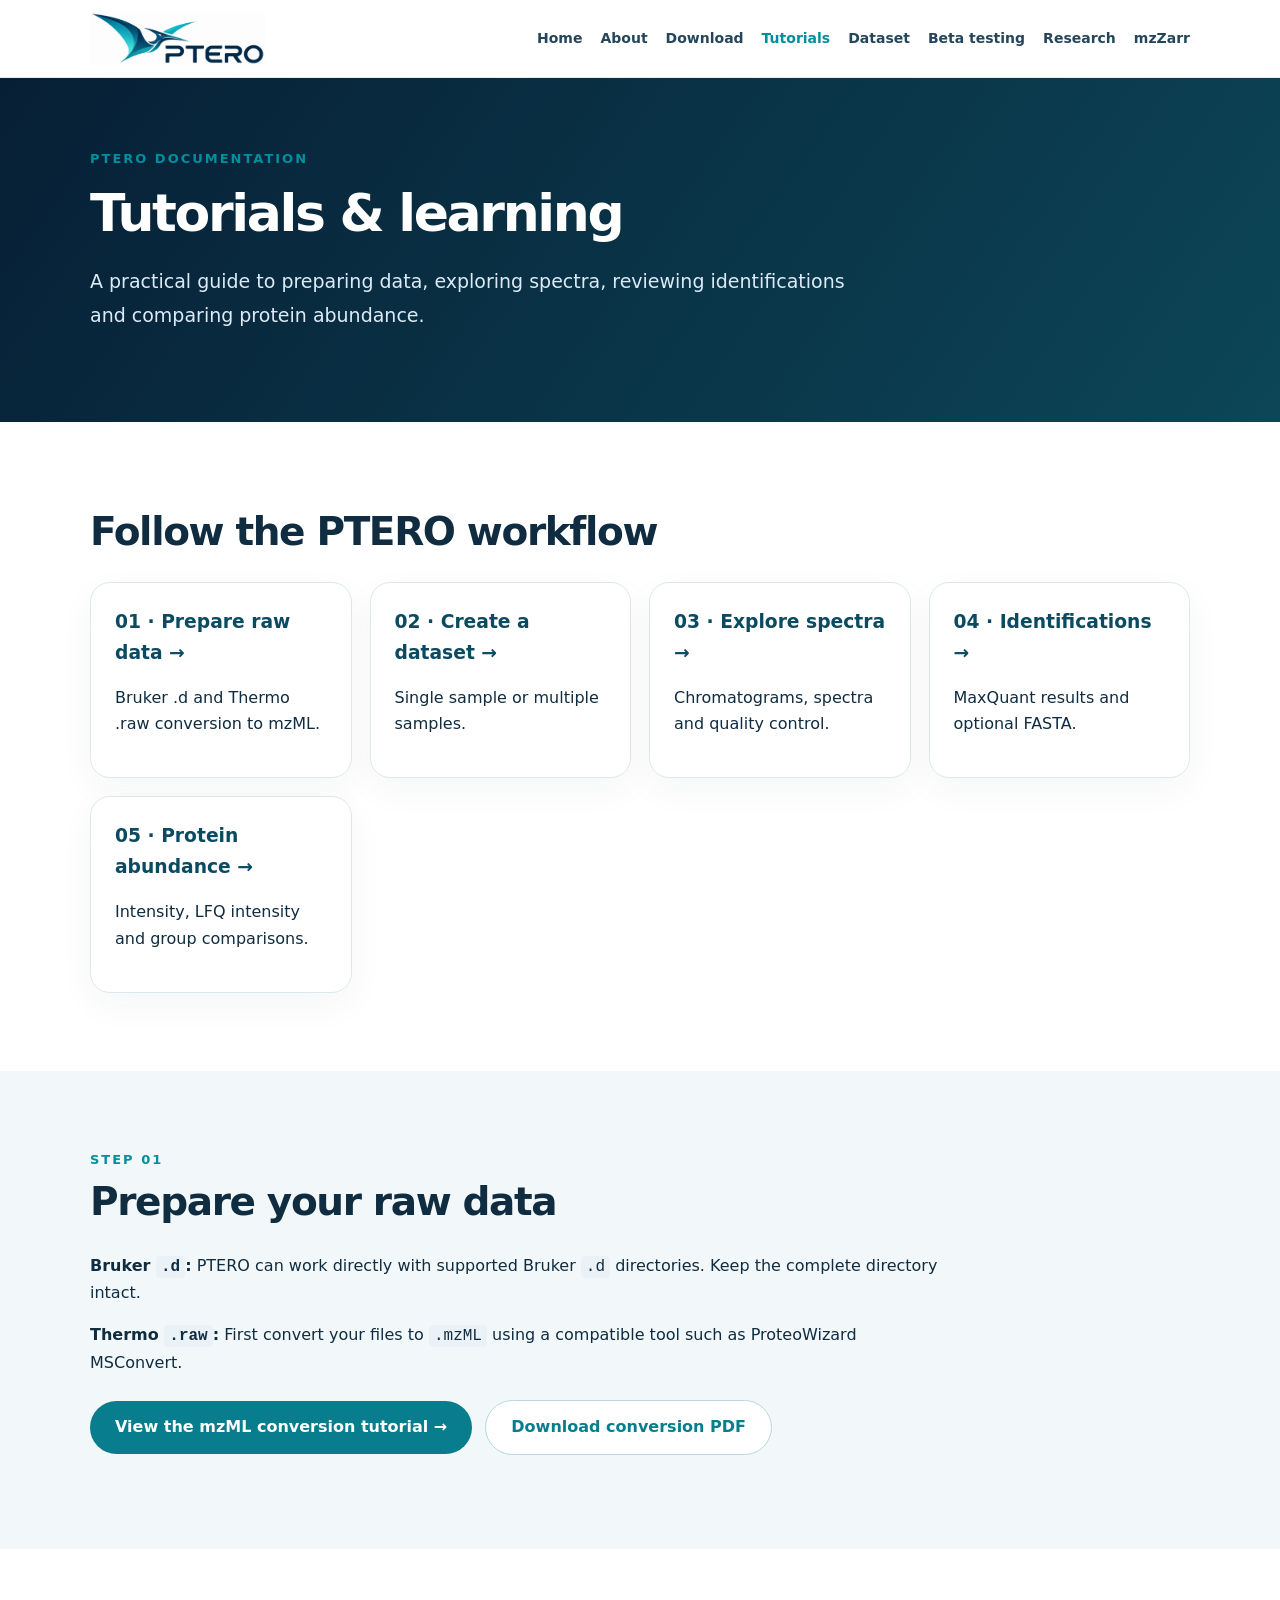
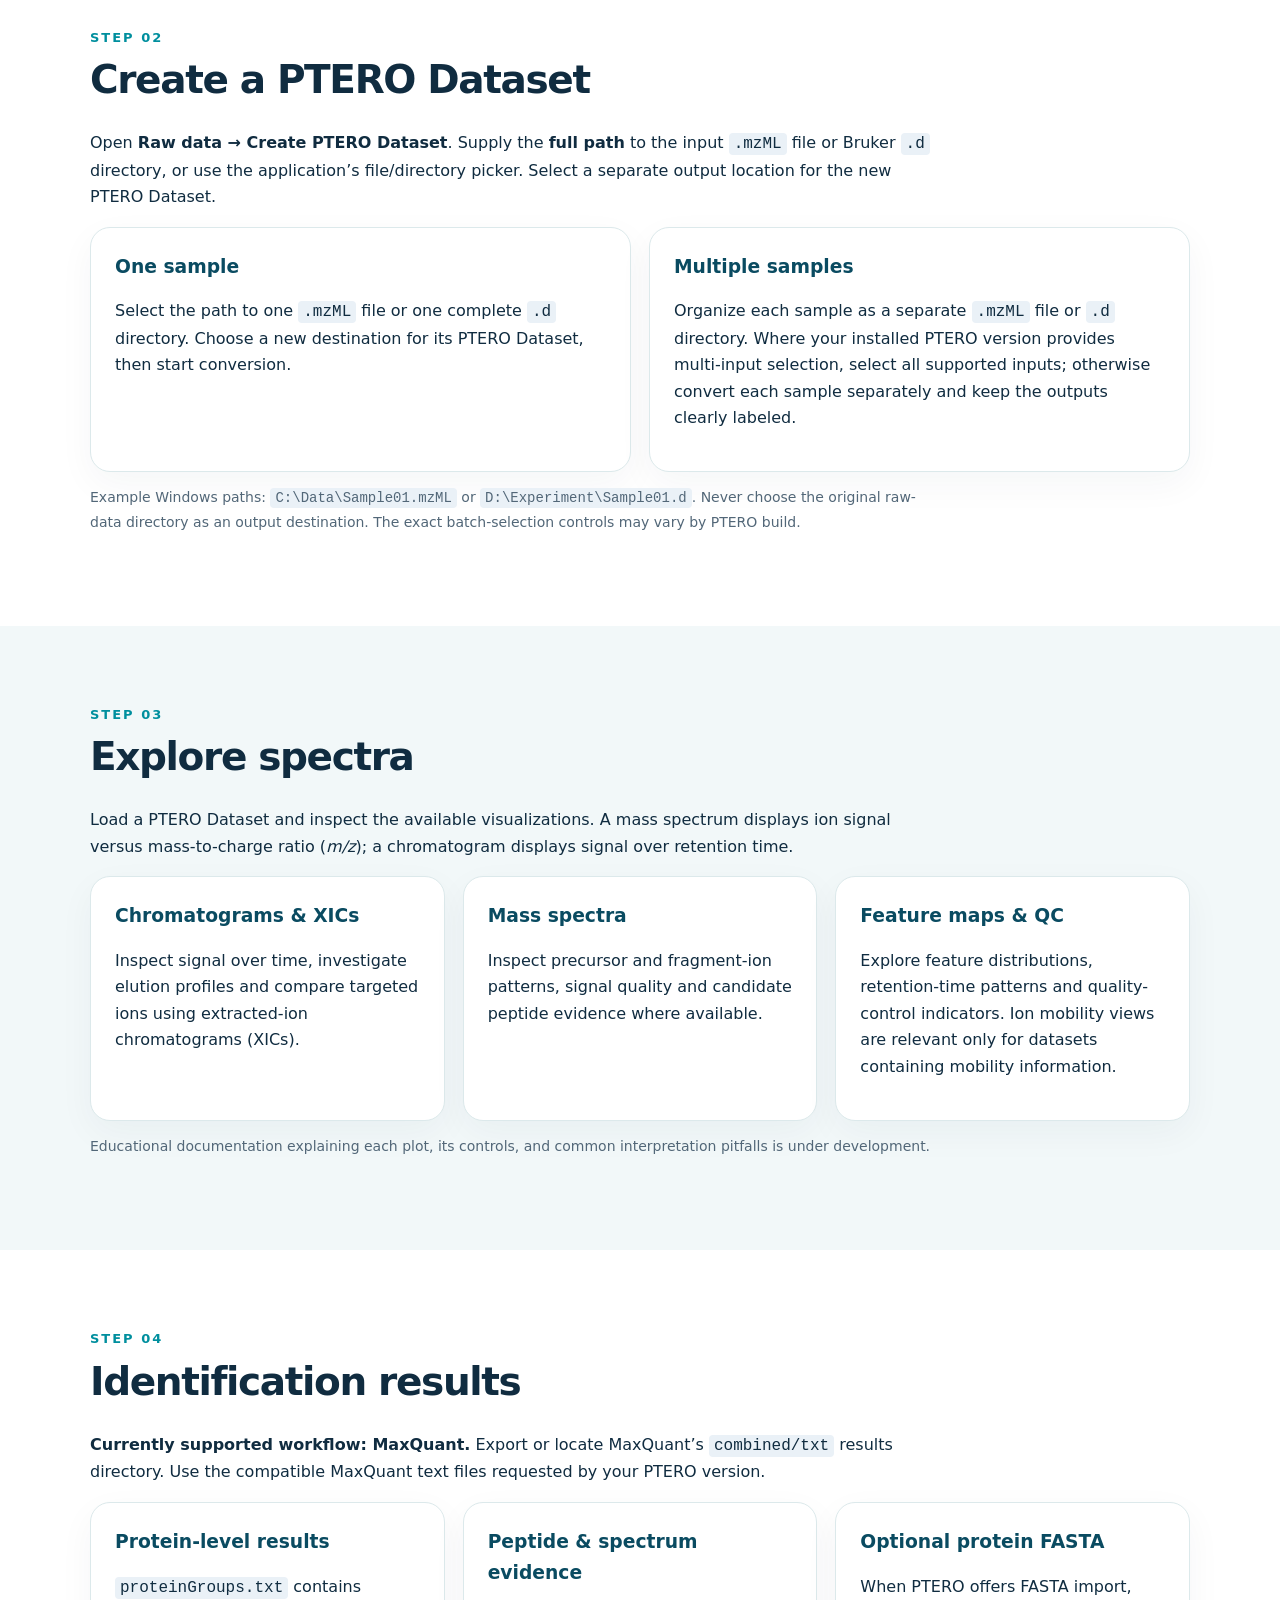
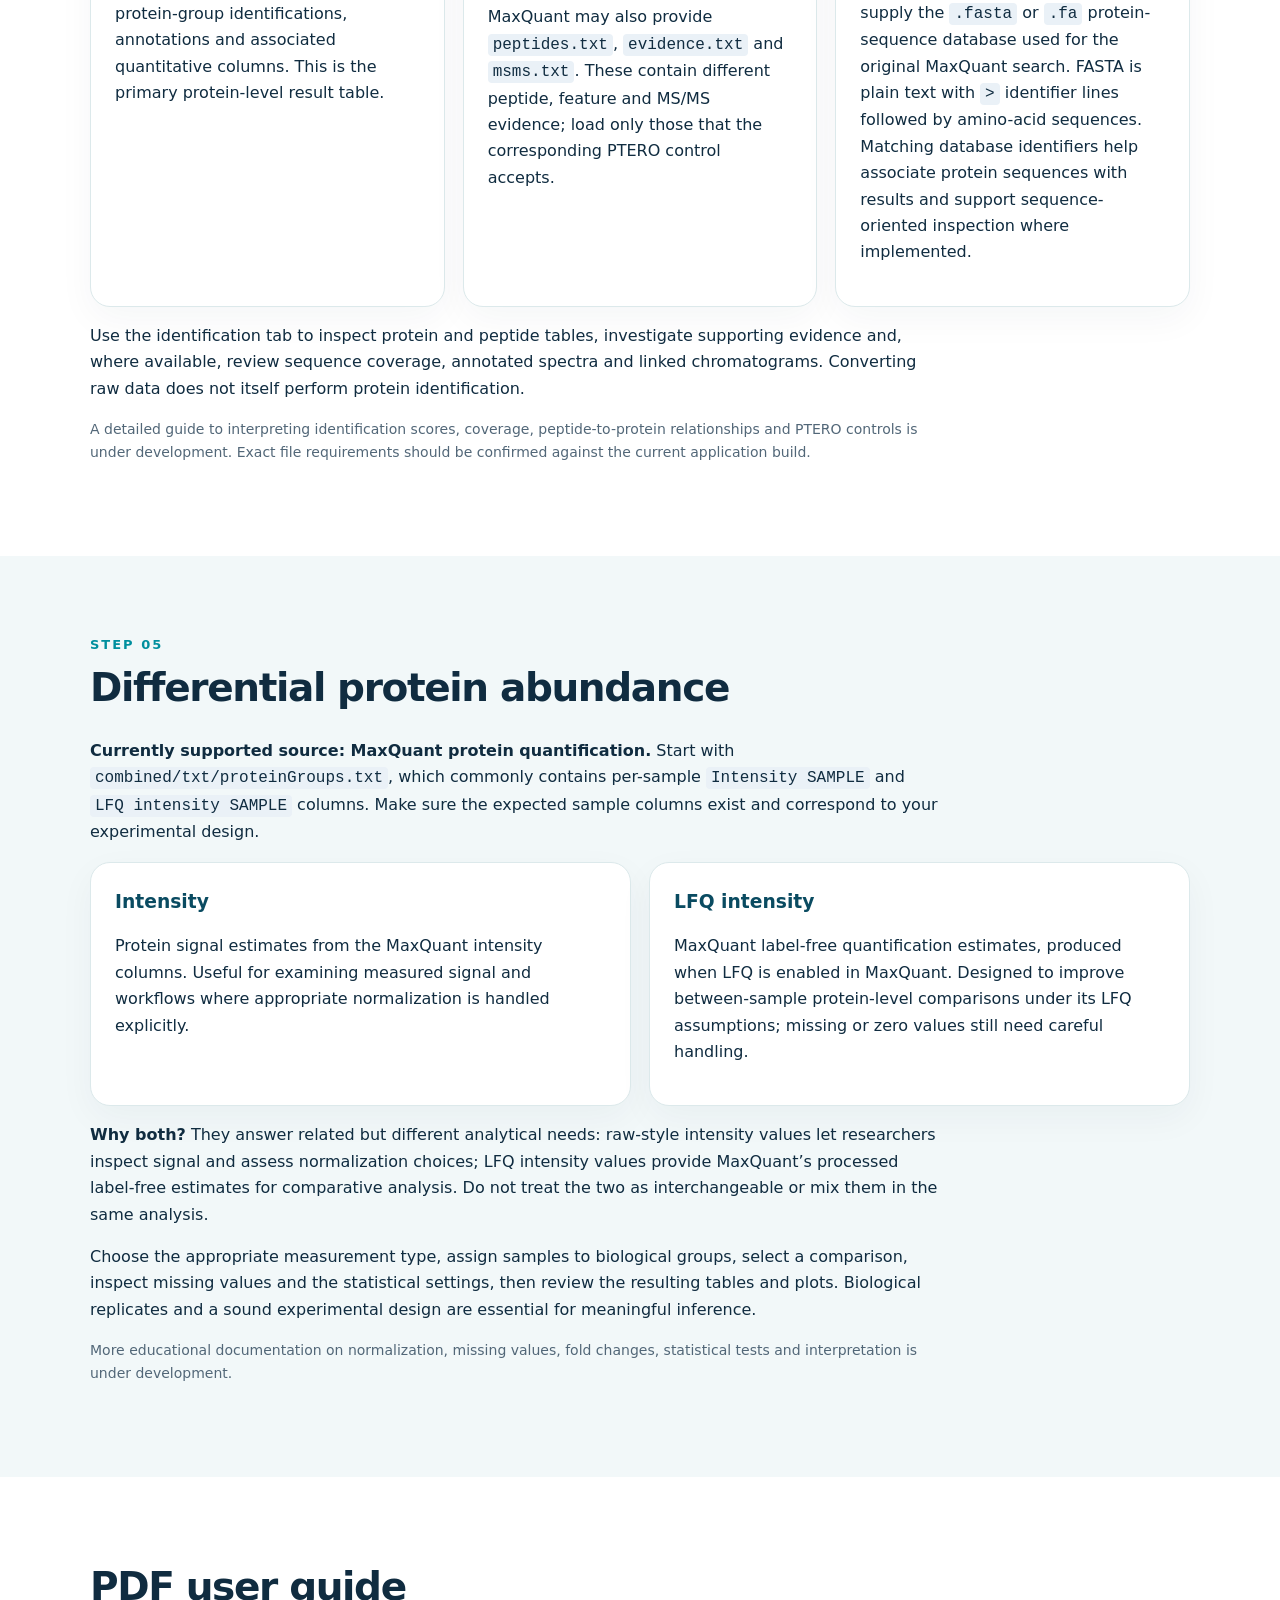
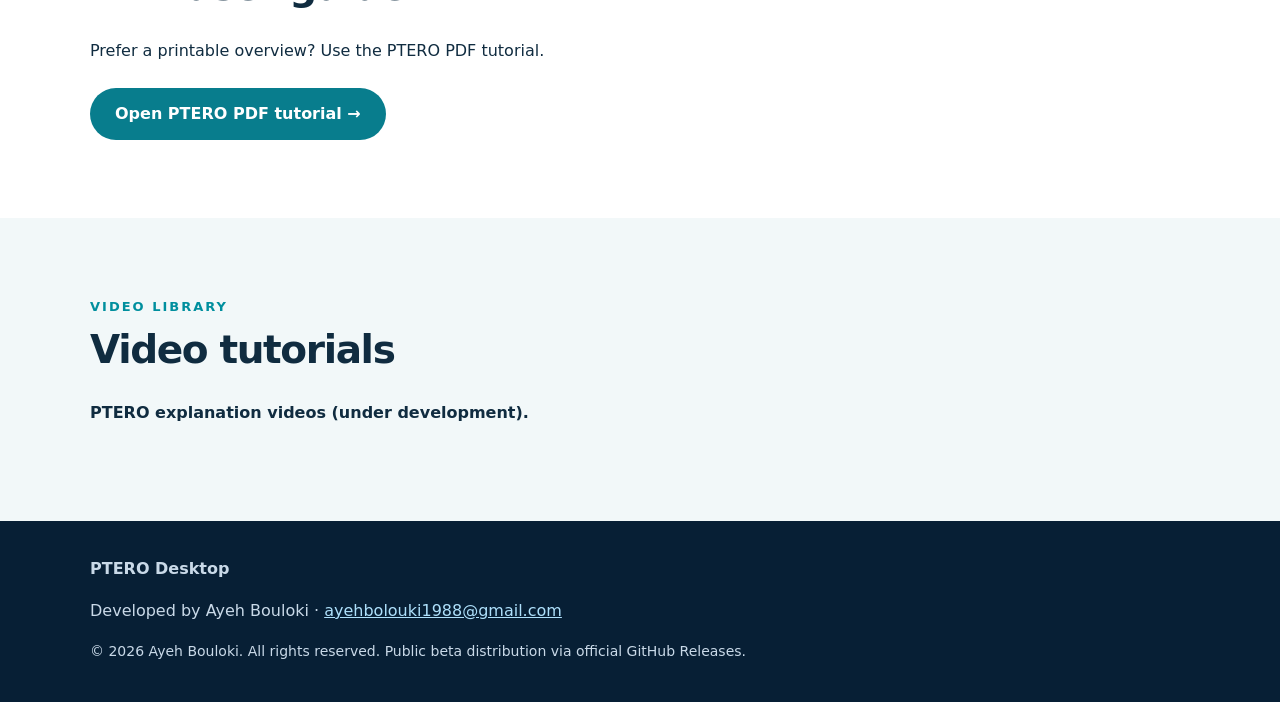
<file: tutorials.html>
<!DOCTYPE html>
<html lang="en"><head>
<!-- Google Analytics - PTERO Website -->
<script async src="https://www.googletagmanager.com/gtag/js?id=G-RLBQ05S6YR"></script>
<script>
  window.dataLayer = window.dataLayer || [];
  function gtag(){dataLayer.push(arguments);}
  gtag('js', new Date());
  gtag('config', 'G-RLBQ05S6YR');
</script>
<meta charset="utf-8"/><meta content="width=device-width,initial-scale=1" name="viewport"/><meta content="PTERO Desktop — proteomics data exploration, tutorials, research and beta access." name="description"/><meta content="#071f35" name="theme-color"/><title>Tutorials &amp; learning | PTERO</title><link href="styles.css" rel="stylesheet"/></head><body><header><a aria-label="PTERO home" class="brand" href="index.html"><img alt="PTERO pterosaur logo" src="ptero-logo.png"/></a><nav aria-label="Main navigation"><a class="" href="index.html">Home</a><a class="" href="about.html">About</a><a class="" href="download.html">Download</a><a class="active" href="tutorials.html">Tutorials</a><a class="" href="dataset.html">Dataset</a><a class="" href="testing.html">Beta testing</a><a class="" href="research.html">Research</a><a class="" href="mzzarr.html">mzZarr</a></nav></header><main><div class="page-hero"><div class="wrap"><div class="eyebrow">PTERO documentation</div><h1>Tutorials &amp; learning</h1><p class="lead">A practical guide to preparing data, exploring spectra, reviewing identifications and comparing protein abundance.</p></div></div><section><div class="wrap"><h2>Follow the PTERO workflow</h2><div class="grid"><a class="card link-card" href="#prepare"><h3>01 · Prepare raw data →</h3><p>Bruker .d and Thermo .raw conversion to mzML.</p></a><a class="card link-card" href="#dataset"><h3>02 · Create a dataset →</h3><p>Single sample or multiple samples.</p></a><a class="card link-card" href="#spectra"><h3>03 · Explore spectra →</h3><p>Chromatograms, spectra and quality control.</p></a><a class="card link-card" href="#identification"><h3>04 · Identifications →</h3><p>MaxQuant results and optional FASTA.</p></a><a class="card link-card" href="#abundance"><h3>05 · Protein abundance →</h3><p>Intensity, LFQ intensity and group comparisons.</p></a></div></div></section>
<section class="alt" id="prepare"><div class="wrap"><div class="eyebrow">Step 01</div><h2>Prepare your raw data</h2><p><strong>Bruker <code>.d</code>:</strong> PTERO can work directly with supported Bruker <code>.d</code> directories. Keep the complete directory intact.</p><p><strong>Thermo <code>.raw</code>:</strong> First convert your files to <code>.mzML</code> using a compatible tool such as ProteoWizard MSConvert.</p><p><a class="btn light" href="mzml-conversion.html">View the mzML conversion tutorial →</a> <a class="btn outline" href="docs/PTERO_mzML_Conversion_Guide.pdf">Download conversion PDF</a></p></div></section>
<section id="dataset"><div class="wrap"><div class="eyebrow">Step 02</div><h2>Create a PTERO Dataset</h2><p>Open <strong>Raw data → Create PTERO Dataset</strong>. Supply the <strong>full path</strong> to the input <code>.mzML</code> file or Bruker <code>.d</code> directory, or use the application’s file/directory picker. Select a separate output location for the new PTERO Dataset.</p><div class="grid"><article class="card"><h3>One sample</h3><p>Select the path to one <code>.mzML</code> file or one complete <code>.d</code> directory. Choose a new destination for its PTERO Dataset, then start conversion.</p></article><article class="card"><h3>Multiple samples</h3><p>Organize each sample as a separate <code>.mzML</code> file or <code>.d</code> directory. Where your installed PTERO version provides multi-input selection, select all supported inputs; otherwise convert each sample separately and keep the outputs clearly labeled.</p></article></div><p class="small">Example Windows paths: <code>C:\Data\Sample01.mzML</code> or <code>D:\Experiment\Sample01.d</code>. Never choose the original raw-data directory as an output destination. The exact batch-selection controls may vary by PTERO build.</p></div></section>
<section class="alt" id="spectra"><div class="wrap"><div class="eyebrow">Step 03</div><h2>Explore spectra</h2><p>Load a PTERO Dataset and inspect the available visualizations. A mass spectrum displays ion signal versus mass-to-charge ratio (<em>m/z</em>); a chromatogram displays signal over retention time.</p><div class="grid"><article class="card"><h3>Chromatograms &amp; XICs</h3><p>Inspect signal over time, investigate elution profiles and compare targeted ions using extracted-ion chromatograms (XICs).</p></article><article class="card"><h3>Mass spectra</h3><p>Inspect precursor and fragment-ion patterns, signal quality and candidate peptide evidence where available.</p></article><article class="card"><h3>Feature maps &amp; QC</h3><p>Explore feature distributions, retention-time patterns and quality-control indicators. Ion mobility views are relevant only for datasets containing mobility information.</p></article></div><p class="small">Educational documentation explaining each plot, its controls, and common interpretation pitfalls is under development.</p></div></section>
<section id="identification"><div class="wrap"><div class="eyebrow">Step 04</div><h2>Identification results</h2><p><strong>Currently supported workflow: MaxQuant.</strong> Export or locate MaxQuant’s <code>combined/txt</code> results directory. Use the compatible MaxQuant text files requested by your PTERO version.</p><div class="grid"><article class="card"><h3>Protein-level results</h3><p><code>proteinGroups.txt</code> contains protein-group identifications, annotations and associated quantitative columns. This is the primary protein-level result table.</p></article><article class="card"><h3>Peptide &amp; spectrum evidence</h3><p>MaxQuant may also provide <code>peptides.txt</code>, <code>evidence.txt</code> and <code>msms.txt</code>. These contain different peptide, feature and MS/MS evidence; load only those that the corresponding PTERO control accepts.</p></article><article class="card"><h3>Optional protein FASTA</h3><p>When PTERO offers FASTA import, supply the <code>.fasta</code> or <code>.fa</code> protein-sequence database used for the original MaxQuant search. FASTA is plain text with <code>&gt;</code> identifier lines followed by amino-acid sequences. Matching database identifiers help associate protein sequences with results and support sequence-oriented inspection where implemented.</p></article></div><p>Use the identification tab to inspect protein and peptide tables, investigate supporting evidence and, where available, review sequence coverage, annotated spectra and linked chromatograms. Converting raw data does not itself perform protein identification.</p><p class="small">A detailed guide to interpreting identification scores, coverage, peptide-to-protein relationships and PTERO controls is under development. Exact file requirements should be confirmed against the current application build.</p></div></section>
<section class="alt" id="abundance"><div class="wrap"><div class="eyebrow">Step 05</div><h2>Differential protein abundance</h2><p><strong>Currently supported source: MaxQuant protein quantification.</strong> Start with <code>combined/txt/proteinGroups.txt</code>, which commonly contains per-sample <code>Intensity SAMPLE</code> and <code>LFQ intensity SAMPLE</code> columns. Make sure the expected sample columns exist and correspond to your experimental design.</p><div class="grid"><article class="card"><h3>Intensity</h3><p>Protein signal estimates from the MaxQuant intensity columns. Useful for examining measured signal and workflows where appropriate normalization is handled explicitly.</p></article><article class="card"><h3>LFQ intensity</h3><p>MaxQuant label-free quantification estimates, produced when LFQ is enabled in MaxQuant. Designed to improve between-sample protein-level comparisons under its LFQ assumptions; missing or zero values still need careful handling.</p></article></div><p><strong>Why both?</strong> They answer related but different analytical needs: raw-style intensity values let researchers inspect signal and assess normalization choices; LFQ intensity values provide MaxQuant’s processed label-free estimates for comparative analysis. Do not treat the two as interchangeable or mix them in the same analysis.</p><p>Choose the appropriate measurement type, assign samples to biological groups, select a comparison, inspect missing values and the statistical settings, then review the resulting tables and plots. Biological replicates and a sound experimental design are essential for meaningful inference.</p><p class="small">More educational documentation on normalization, missing values, fold changes, statistical tests and interpretation is under development.</p></div></section>
<section id="resources"><div class="wrap"><h2>PDF user guide</h2><p>Prefer a printable overview? Use the PTERO PDF tutorial.</p><a class="btn light" href="docs/PTERO_Colleague_Tutorial.pdf">Open PTERO PDF tutorial →</a></div></section>
<section class="alt" id="videos"><div class="wrap"><div class="eyebrow">Video library</div><h2>Video tutorials</h2><p><strong>PTERO explanation videos (under development).</strong></p></div></section></main><footer><div class="wrap"><strong>PTERO Desktop</strong><p>Developed by Ayeh Bouloki · <a href="mailto:ayehbolouki1988@gmail.com">ayehbolouki1988@gmail.com</a></p><p class="small" style="color:#c9d9e8">© 2026 Ayeh Bouloki. All rights reserved. Public beta distribution via official GitHub Releases.</p></div></footer></body></html>
</file>
<file: styles.css>
:root{--navy:#101f38;--blue:#1863a5;--muted:#5b6a7c;--bg:#f5f8fb}*{box-sizing:border-box}html{scroll-behavior:smooth}body{margin:0;font:16px/1.65 system-ui,-apple-system,Segoe UI,sans-serif;color:var(--navy);background:white}a{color:var(--blue)}header{background:#101f38;color:white;padding:17px max(5%,calc((100% - 1100px)/2));display:flex;align-items:center;justify-content:space-between;gap:20px;flex-wrap:wrap}header strong{font-size:23px;letter-spacing:2px}nav{display:flex;gap:18px;flex-wrap:wrap}nav a{color:#e1ebf5;text-decoration:none;font-size:14px}.hero{background:linear-gradient(125deg,#101f38,#174a73);color:white;padding:90px 5% 85px}.wrap{max-width:1100px;margin:auto}.eyebrow{color:#9ed5ed;font-size:13px;letter-spacing:2px;text-transform:uppercase;font-weight:700}h1{font-size:clamp(36px,5vw,61px);line-height:1.12;max-width:850px;margin:14px 0 22px}h2{font-size:30px;margin:0 0 18px}h3{margin:0 0 8px}.lead{font-size:19px;max-width:760px;color:#dceaf6}.btn{display:inline-block;background:#4db2dd;color:#081c2f!important;text-decoration:none;padding:12px 22px;border-radius:8px;font-weight:700;margin:8px 8px 0 0}.btn.secondary{background:transparent;border:1px solid #adc9e0;color:white!important}.btn.light{background:#165b91;color:white!important}.btn.outline{background:white;border:1px solid #aac4da;color:#165b91!important}section{padding:66px 5%}section.alt{background:var(--bg)}.grid{display:grid;grid-template-columns:repeat(auto-fit,minmax(230px,1fr));gap:18px}.card{background:white;border:1px solid #dce6ee;border-radius:12px;padding:24px;box-shadow:0 4px 20px #18375408}.small{font-size:14px;color:var(--muted)}.steps{counter-reset:step;list-style:none;padding:0;display:grid;gap:14px}.steps li{padding:18px 22px;border-left:4px solid #2689bb;background:#fff;border-radius:6px}.steps li:before{counter-increment:step;content:counter(step) '. ';font-weight:800;color:#13639a}.note{border-left:4px solid #f0ae49;background:#fff8ec;padding:14px 18px;border-radius:6px}.tags{display:flex;flex-wrap:wrap;gap:9px;margin:20px 0}.tag{background:#e4f2fa;color:#14557e;padding:5px 12px;border-radius:20px;font-size:13px}footer{background:#101f38;color:#c9d9e8;padding:35px 5%}footer a{color:#aee0fb}p{max-width:850px}code{background:#eaf1f7;padding:2px 5px;border-radius:4px}@media(max-width:600px){section{padding:46px 5%}.hero{padding:65px 5%}}
:root{--navy:#071f35;--blue:#008e9d;--muted:#526778;--bg:#f2f8f9}
body{font-family:Inter,ui-sans-serif,system-ui,-apple-system,Segoe UI,sans-serif;background:#fff;color:#102c40}
header{position:sticky;top:0;z-index:10;background:rgba(255,255,255,.96);backdrop-filter:blur(12px);border-bottom:1px solid #e4edef;padding-top:12px;padding-bottom:12px}
.brand{display:inline-flex;align-items:center}.brand img{display:block;width:175px;max-width:42vw;height:auto}
nav a{color:#25465a;font-weight:600}nav a:hover,nav a:focus{color:#008e9d}
.hero{background:radial-gradient(ellipse at 90% 0%,#16637a 0%,transparent 45%),linear-gradient(125deg,#071f35,#0c3950);padding:108px 5% 95px;position:relative;overflow:hidden}
.hero:after{content:'';position:absolute;right:-100px;bottom:-210px;width:440px;height:440px;border:1px solid #58c4c440;border-radius:50%;box-shadow:0 0 0 65px #58c4c410,0 0 0 130px #58c4c409;pointer-events:none}
.eyebrow{color:#008f9e}.hero .eyebrow{color:#8ee2e0}h1{letter-spacing:-.045em;max-width:850px}h2{letter-spacing:-.035em;font-size:clamp(28px,3.2vw,39px)}.lead{line-height:1.8}
.btn{background:#43d0c7;border-radius:999px;padding:13px 25px;transition:transform .15s,background .15s}.btn:hover{transform:translateY(-2px);background:#7ae7df}.btn.secondary{border-color:#9dd9df}.btn.light{background:#087d8d}.btn.outline{border-color:#b8d8db;color:#087d8d!important}
section{scroll-margin-top:85px;padding-top:78px;padding-bottom:78px}.card{border:1px solid #dce9eb;border-radius:20px;box-shadow:0 12px 36px #082f3c0b}.card h3{color:#0a4b61}.tag{background:#ffffff1b;color:#d4faf8;border:1px solid #ffffff38}.steps li{border-left-color:#12a7a8;border-radius:12px;box-shadow:0 5px 15px #082f3c08}.steps li:before{color:#087f8d}
.note{border-left-color:#17a8ad;background:#effaf9}.tutorial-tools{margin-top:25px}.video-placeholder{border:1px dashed #78b9bd;border-radius:18px;background:linear-gradient(135deg,#f1faf9,#e8f5f7);padding:26px}.video-placeholder strong{color:#075e70}.video-frame{position:relative;aspect-ratio:16/9;width:100%;border:0;border-radius:14px}footer{background:#071f35}
@media(max-width:600px){header{position:static}.brand img{width:145px}.hero{padding:70px 5%}nav{gap:10px}nav a{font-size:12px}}

.page-hero{background:linear-gradient(125deg,#071f35,#0c4657);color:white;padding:70px 5%}.page-hero h1{font-size:clamp(34px,5vw,52px)}.page-hero p{color:#dceaf6}.active{color:#008e9d!important}.link-card{display:block;text-decoration:none;color:inherit}.link-card:hover{border-color:#12a7a8;transform:translateY(-3px)}.link-card{transition:.2s}.nav-toggle{display:none}@media(max-width:700px){header{align-items:flex-start}nav{width:100%;overflow-x:auto;flex-wrap:nowrap;padding-bottom:4px}nav a{white-space:nowrap}}
</file>
